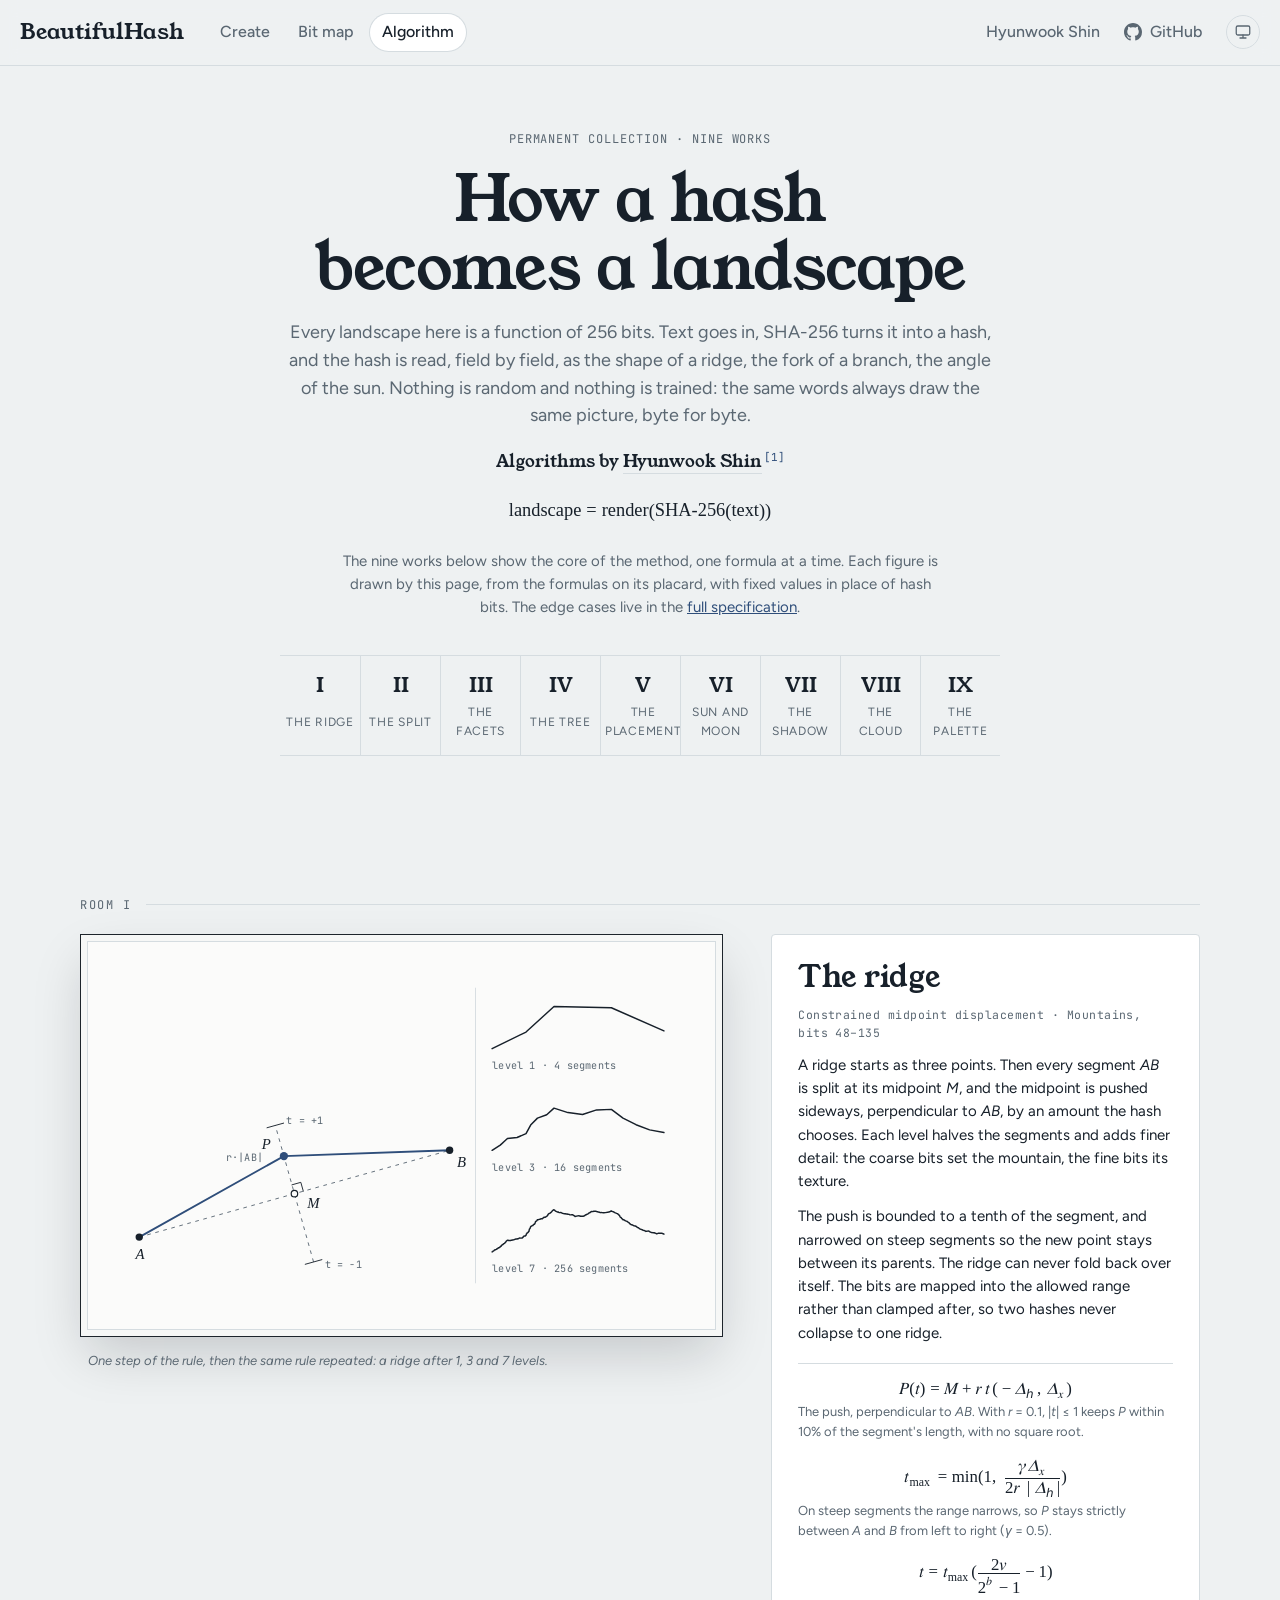
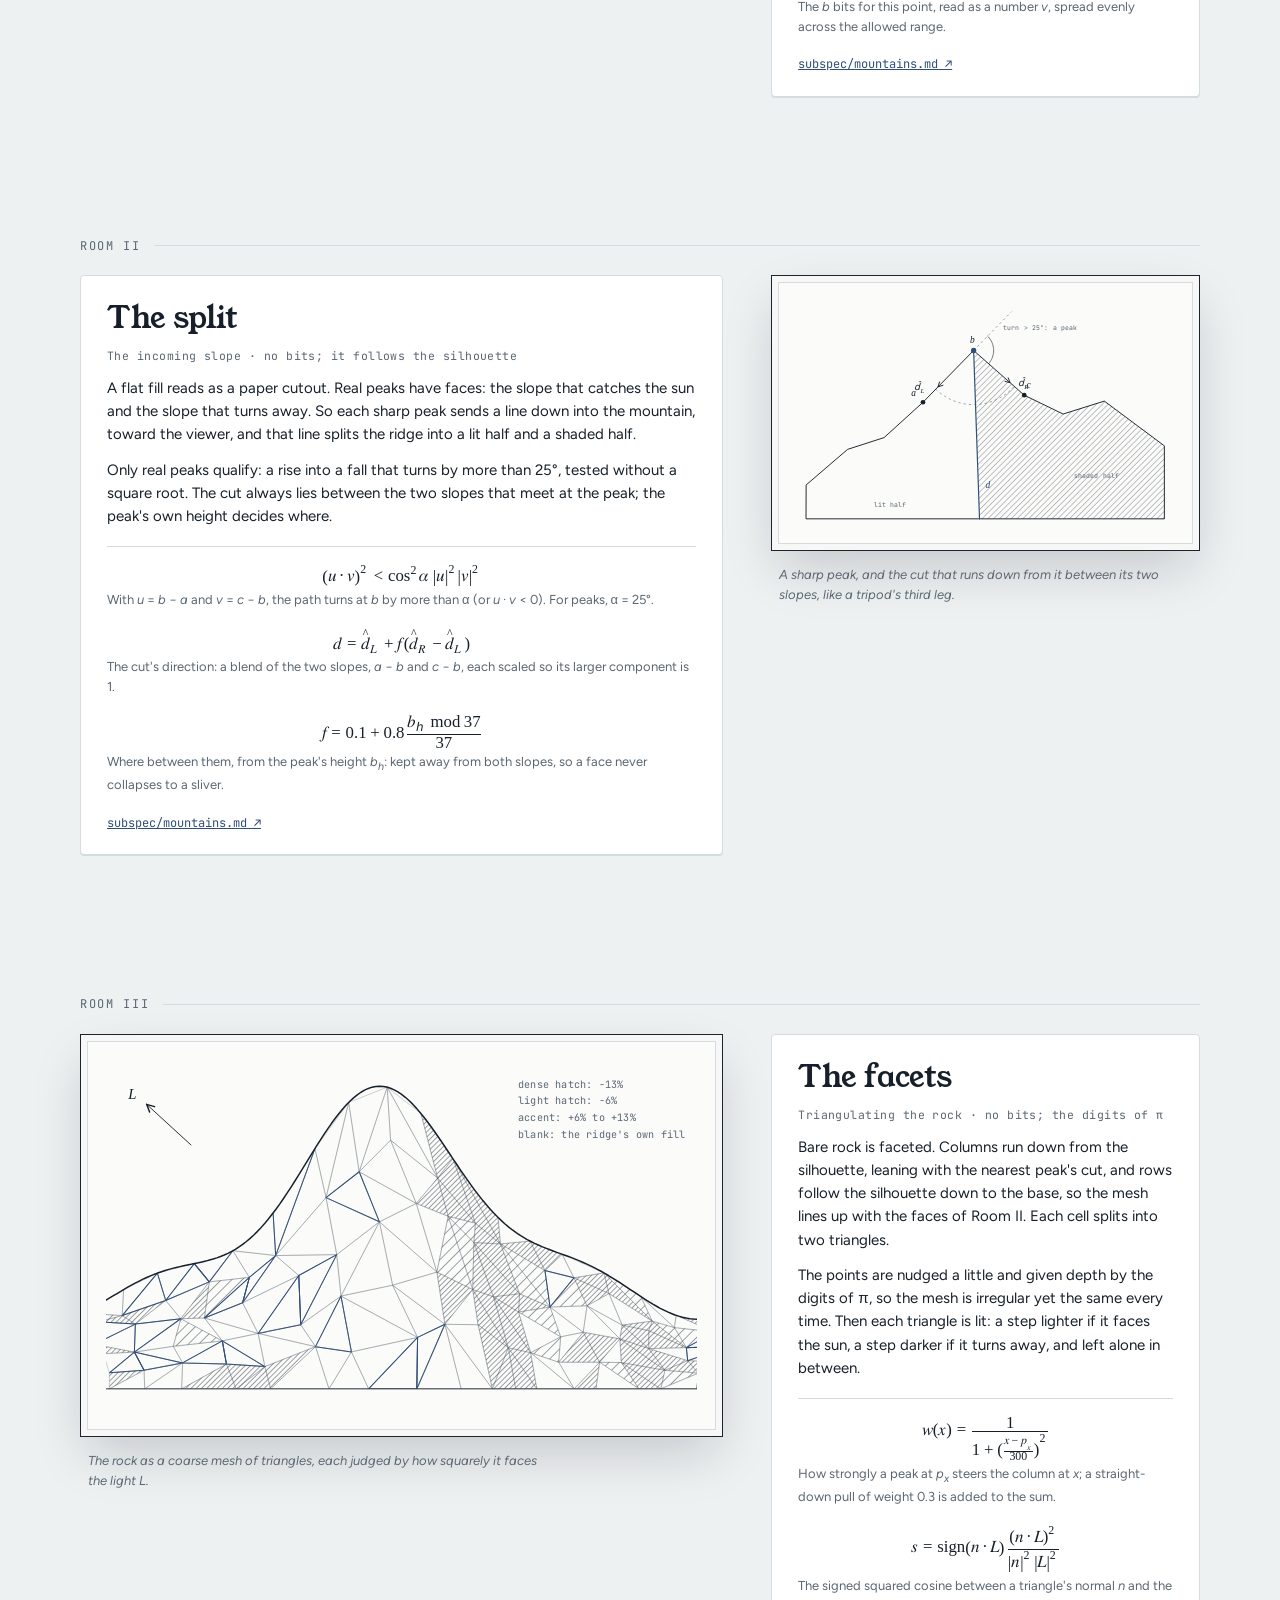
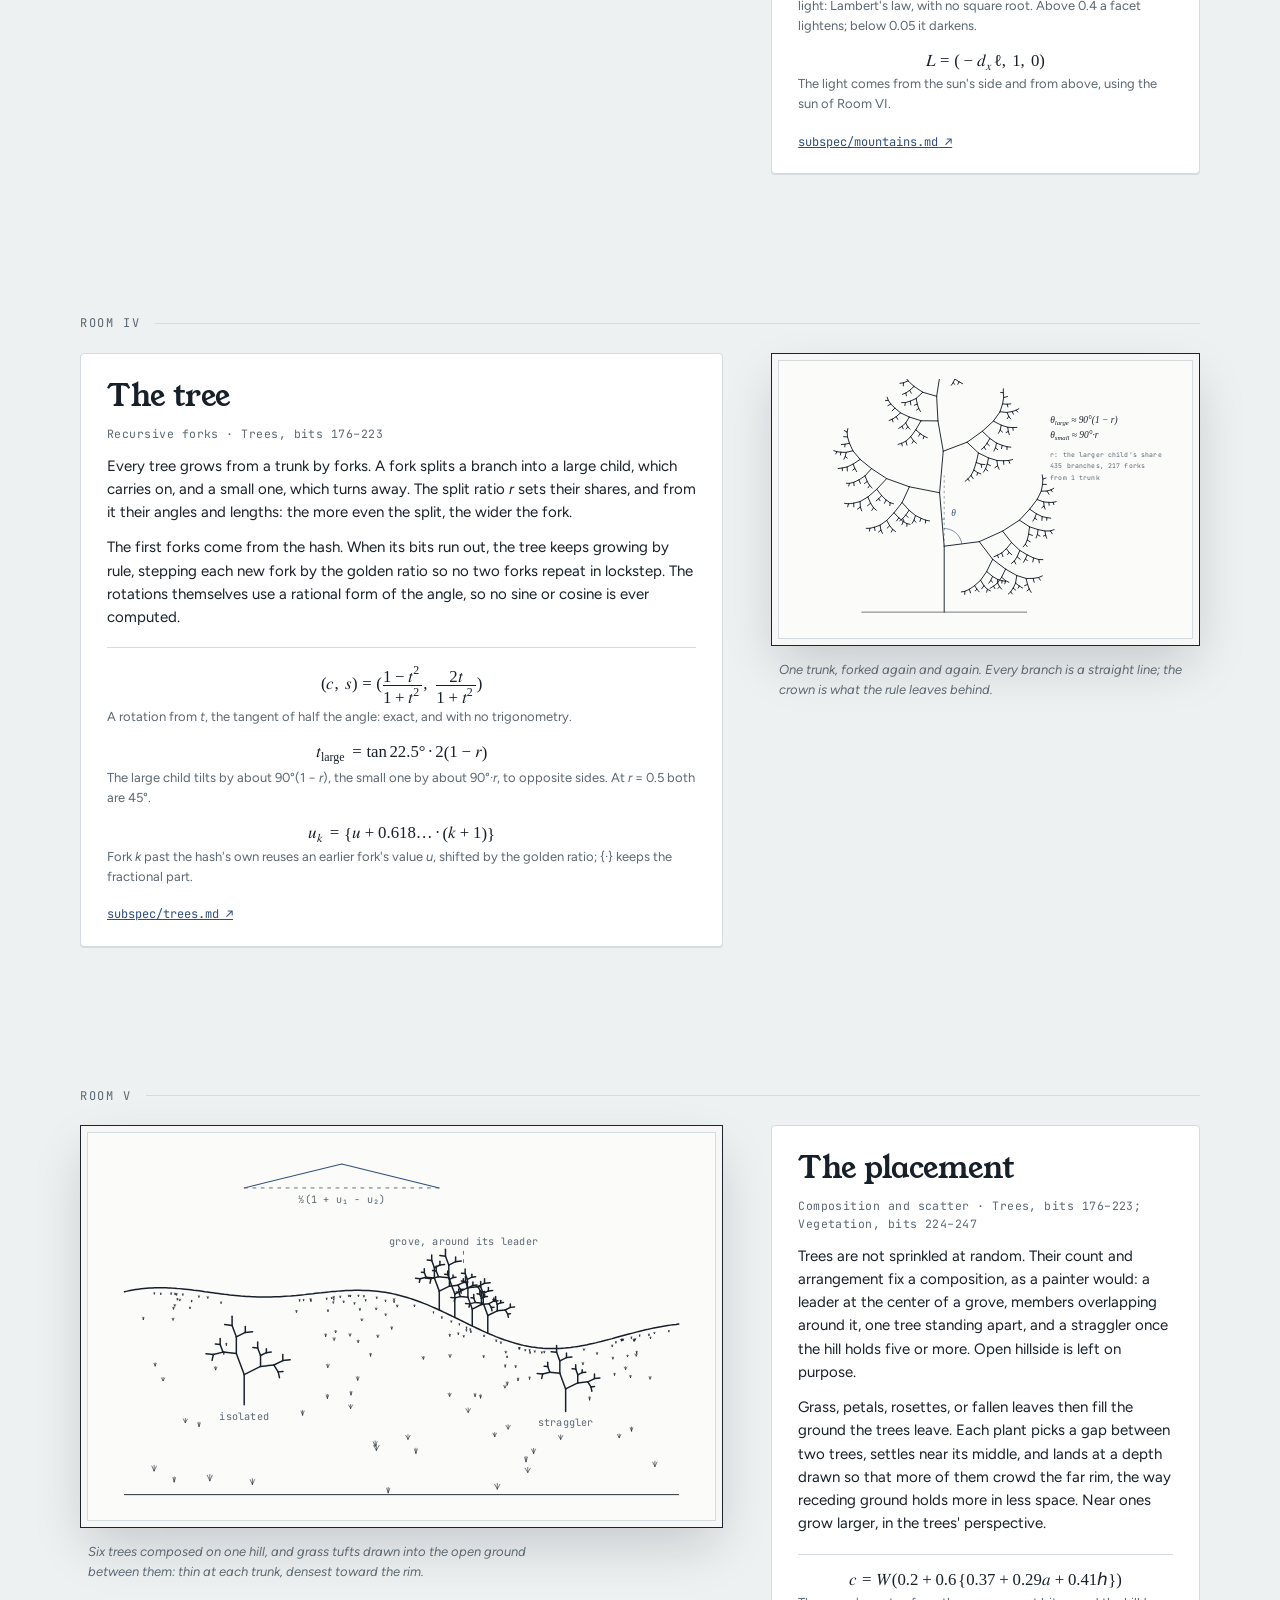
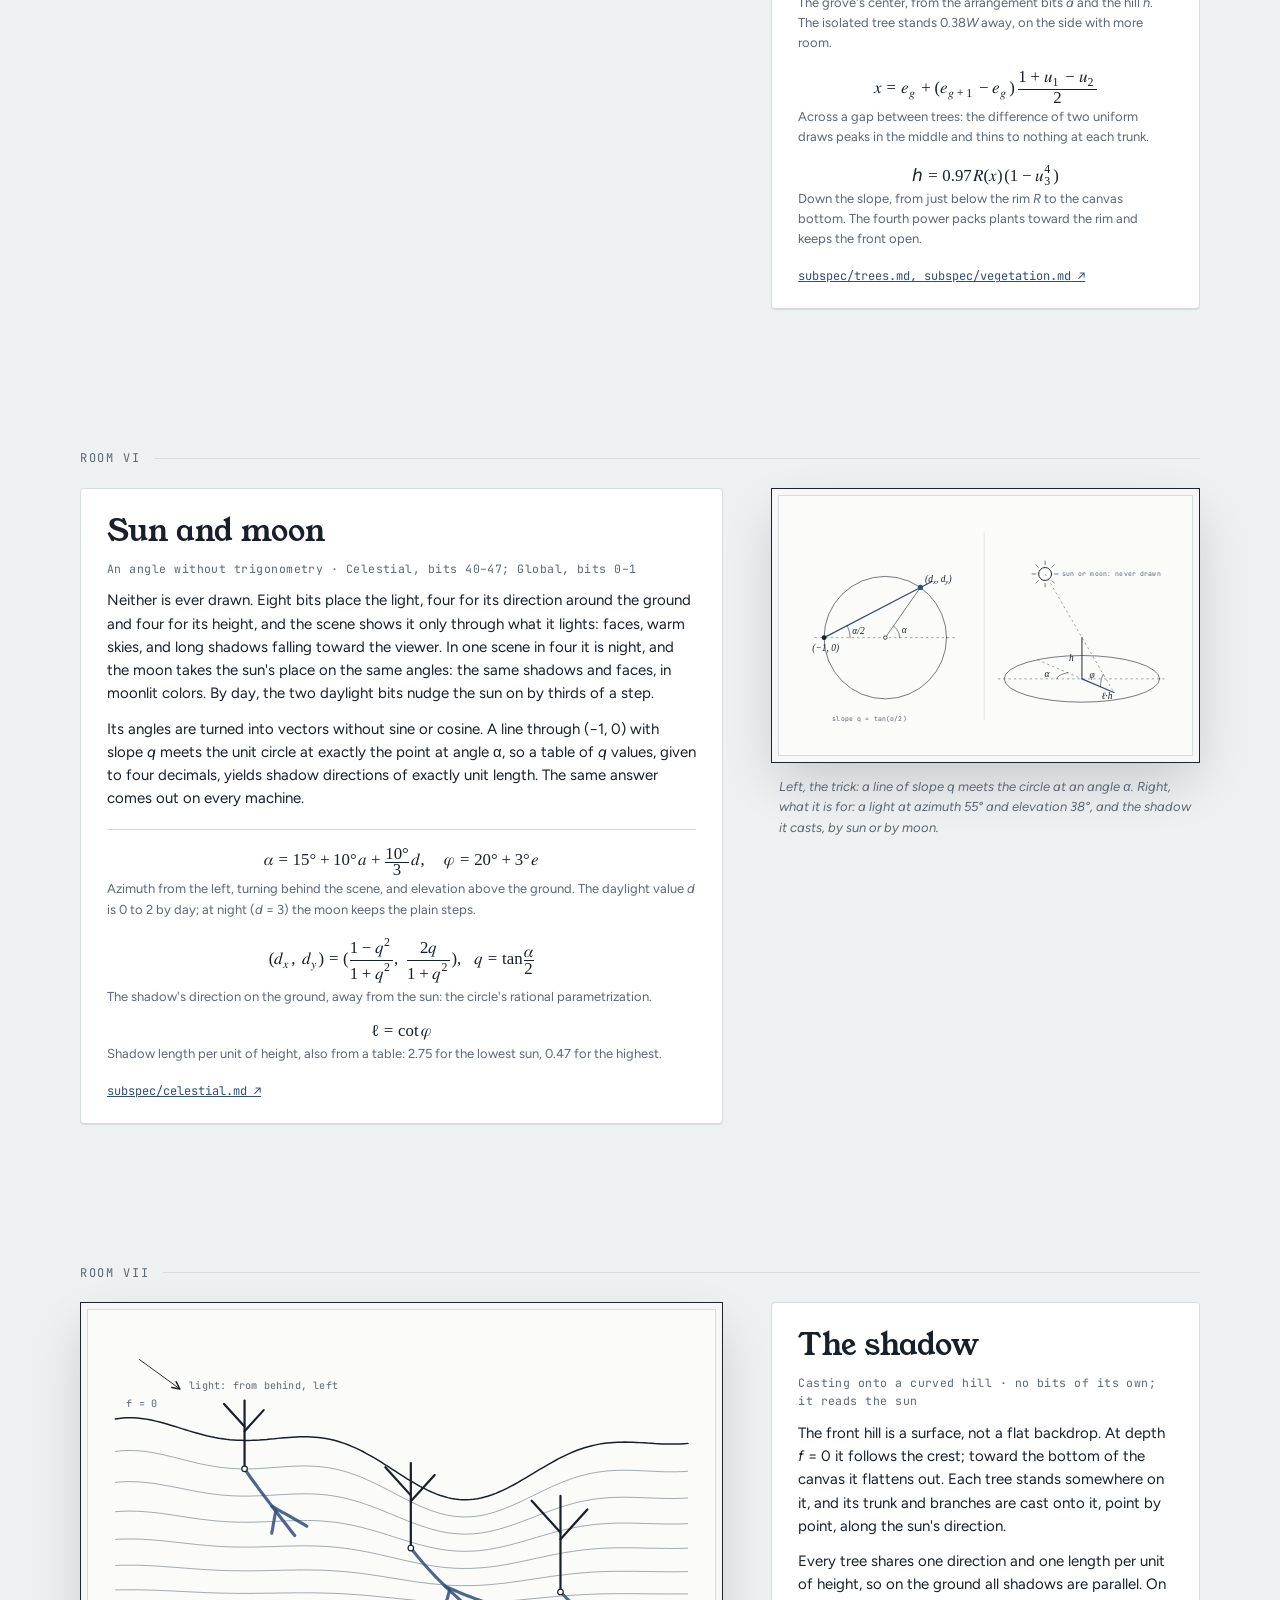
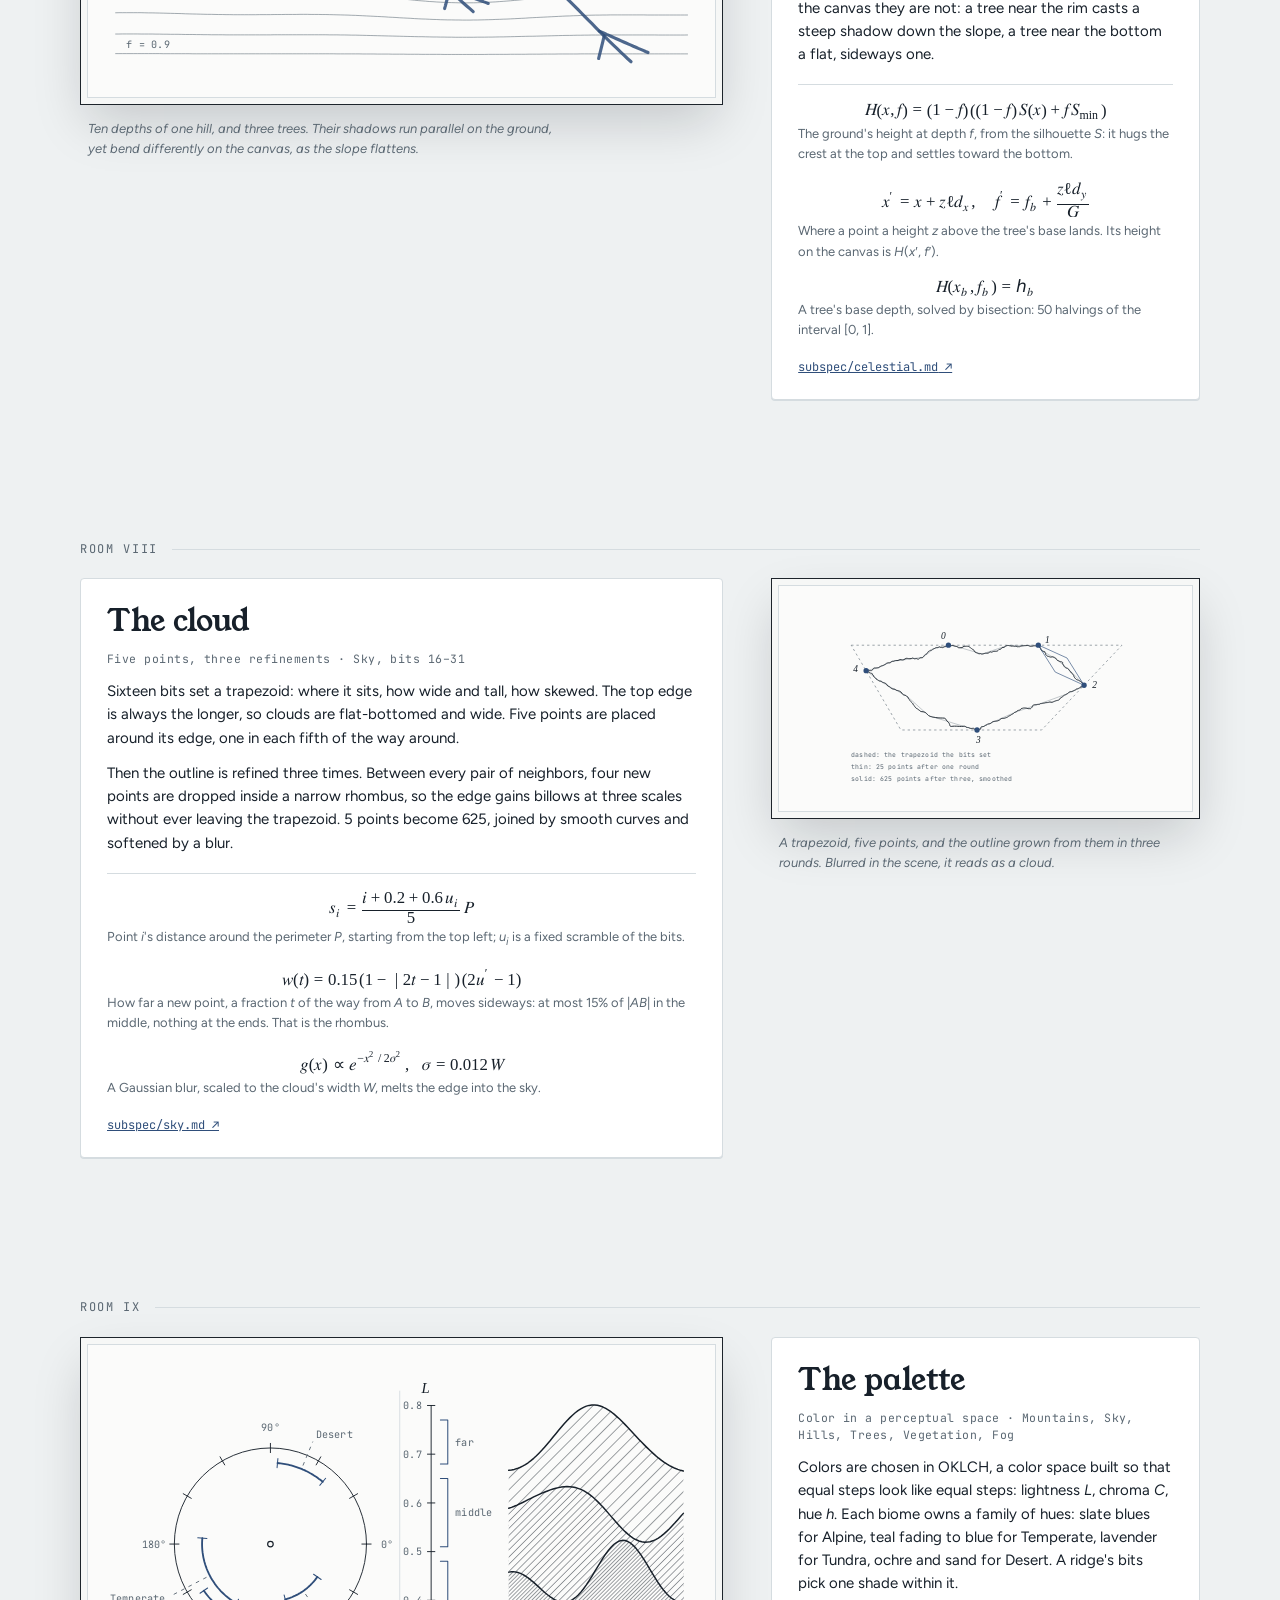
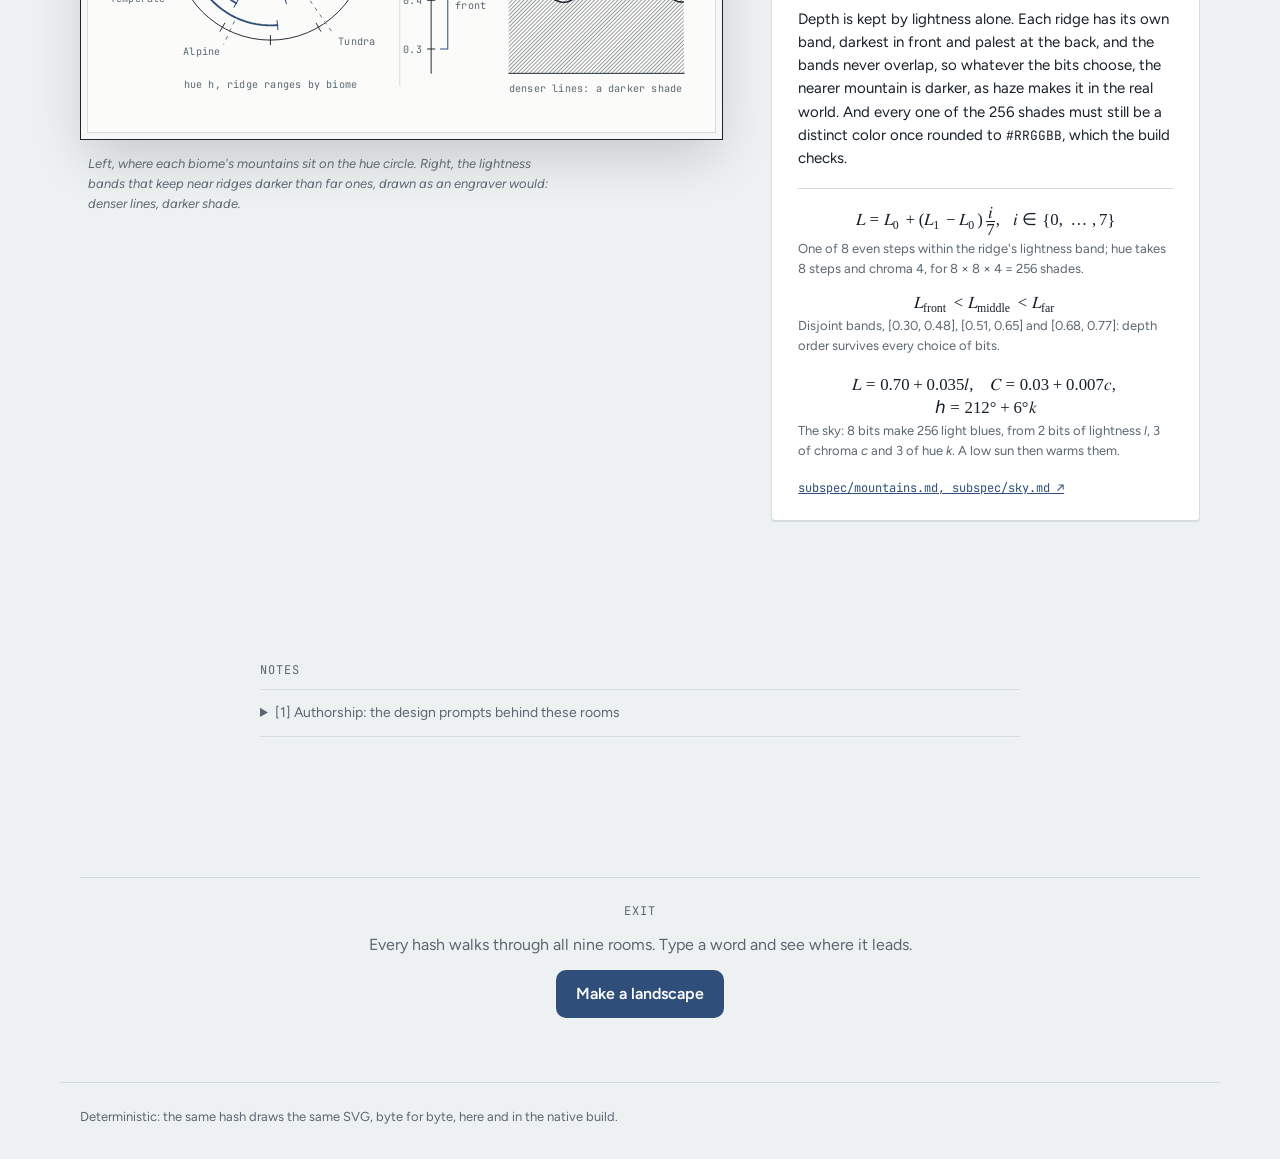
<file: site/algorithm.html>
<!doctype html>
<html lang="en">
<head>
<!-- Google tag (gtag.js) -->
<script async src="https://www.googletagmanager.com/gtag/js?id=G-1FQ62HMFZR"></script>
<script>
  window.dataLayer = window.dataLayer || [];
  function gtag(){dataLayer.push(arguments);}
  // Consent mode: no ads, so ad storage is always denied. Analytics storage is
  // denied by default in the EU, UK, and Switzerland (Google gets cookieless
  // pings there) and granted elsewhere.
  gtag('consent', 'default', { ad_storage: 'denied', ad_user_data: 'denied', ad_personalization: 'denied', analytics_storage: 'granted' });
  gtag('consent', 'default', { analytics_storage: 'denied', region: ['AT', 'BE', 'BG', 'HR', 'CY', 'CZ', 'DK', 'EE', 'FI', 'FR', 'DE', 'GR', 'HU', 'IS', 'IE', 'IT', 'LV', 'LI', 'LT', 'LU', 'MT', 'NL', 'NO', 'PL', 'PT', 'RO', 'SK', 'SI', 'ES', 'SE', 'GB', 'CH'] });
  gtag('js', new Date());

  gtag('config', 'G-1FQ62HMFZR');
</script>
<meta charset="utf-8">
<script>
  // The visitor's theme choice, applied before the page paints; none means the system's.
  try {
    var theme = localStorage.getItem("beautifulhash.theme");
    if (theme === "light" || theme === "dark") document.documentElement.dataset.theme = theme;
  } catch (e) {}
</script>
<meta name="viewport" content="width=device-width, initial-scale=1, viewport-fit=cover">
<title>The algorithm · BeautifulHash</title>
<meta name="description" content="The math behind BeautifulHash: midpoint displacement for ridges, split faces and triangulated facets, fractal trees and their placement, a sun and moon without trigonometry, shadows on curved ground, clouds, and color in OKLCH.">
<link rel="canonical" href="https://beautifulhash.com/algorithm">
<meta property="og:title" content="How a hash becomes a landscape · BeautifulHash">
<meta property="og:description" content="The math behind BeautifulHash: midpoint displacement for ridges, split faces and triangulated facets, fractal trees and their placement, a sun and moon without trigonometry, shadows on curved ground, clouds, and color in OKLCH.">
<meta property="og:url" content="https://beautifulhash.com/algorithm">
<meta property="og:type" content="article">
<link rel="icon" href="favicon.ico" sizes="any">
<link rel="icon" href="favicon.svg" type="image/svg+xml">
<link rel="apple-touch-icon" href="apple-touch-icon.png">
<link rel="preconnect" href="https://fonts.googleapis.com">
<link rel="preconnect" href="https://fonts.gstatic.com" crossorigin>
<link rel="stylesheet" href="https://fonts.googleapis.com/css2?family=Young+Serif&family=Figtree:wght@400;500;600&family=JetBrains+Mono:wght@400;500&display=swap">
<link rel="stylesheet" href="style.css">
</head>
<body>
<header class="bar">
  <a class="wordmark" href="/">BeautifulHash</a>
  <nav class="tabs" aria-label="Pages">
    <a href="/">Create</a>
    <a href="/bitmap">Bit map</a>
    <a href="/algorithm" aria-current="page">Algorithm</a>
  </nav>
  <a class="site" href="https://hyunwookshin.com" target="_blank" rel="noopener">Hyunwook Shin</a>
  <a class="gh" href="https://github.com/hyunwookshin/beautifulhash" target="_blank" rel="noopener">
    <svg viewBox="0 0 16 16" width="18" height="18" aria-hidden="true"><path fill="currentColor" d="M8 0C3.58 0 0 3.58 0 8c0 3.54 2.29 6.53 5.47 7.59.4.07.55-.17.55-.38 0-.19-.01-.82-.01-1.49-2.01.37-2.53-.49-2.69-.94-.09-.23-.48-.94-.82-1.13-.28-.15-.68-.52-.01-.53.63-.01 1.08.58 1.23.82.72 1.21 1.87.87 2.33.66.07-.52.28-.87.51-1.07-1.78-.2-3.64-.89-3.64-3.95 0-.87.31-1.59.82-2.15-.08-.2-.36-1.02.08-2.12 0 0 .67-.21 2.2.82.64-.18 1.32-.27 2-.27.68 0 1.36.09 2 .27 1.53-1.04 2.2-.82 2.2-.82.44 1.1.16 1.92.08 2.12.51.56.82 1.27.82 2.15 0 3.07-1.87 3.75-3.65 3.95.29.25.54.73.54 1.48 0 1.07-.01 1.93-.01 2.2 0 .21.15.46.55.38A8.013 8.013 0 0016 8c0-4.42-3.58-8-8-8z"/></svg>
    <span>GitHub</span>
  </a>
  <button type="button" id="theme" class="theme-btn" aria-label="Theme: system" title="Theme: system"></button>
</header>

<main>
<article class="museum">
  <header class="foyer">
    <div class="eyebrow">Permanent collection · Nine works</div>
    <h1>How a hash becomes a landscape</h1>
    <p class="lede">Every landscape here is a function of 256 bits. Text goes in, SHA-256 turns it into a hash, and the hash is read, field by field, as the shape of a ridge, the fork of a branch, the angle of the sun. Nothing is random and nothing is trained: the same words always draw the same picture, byte for byte.</p>
    <p class="byline">Algorithms by <a href="https://hyunwookshin.com" target="_blank" rel="noopener">Hyunwook Shin</a><sup class="fn"><a href="#cite-1" aria-label="Note 1: authorship and the design prompts">[1]</a></sup></p>
    <math display="block" class="epigraph"><mtext>landscape</mtext><mo>=</mo><mi>render</mi><mo>(</mo><mi>SHA-256</mi><mo>(</mo><mtext>text</mtext><mo>)</mo><mo>)</mo></math>
    <p class="foyer-note">The nine works below show the core of the method, one formula at a time. Each figure is drawn by this page, from the formulas on its placard, with fixed values in place of hash bits. The edge cases live in the <a href="https://github.com/hyunwookshin/beautifulhash/tree/main/subspec" target="_blank" rel="noopener">full specification</a>.</p>
    <nav class="floorplan" aria-label="Rooms">
      <a href="#ridge"><b>I</b><span>The ridge</span></a>
      <a href="#split"><b>II</b><span>The split</span></a>
      <a href="#facets"><b>III</b><span>The facets</span></a>
      <a href="#tree"><b>IV</b><span>The tree</span></a>
      <a href="#place"><b>V</b><span>The placement</span></a>
      <a href="#sun"><b>VI</b><span>Sun and moon</span></a>
      <a href="#shadow"><b>VII</b><span>The shadow</span></a>
      <a href="#cloud"><b>VIII</b><span>The cloud</span></a>
      <a href="#palette"><b>IX</b><span>The palette</span></a>
    </nav>
  </header>

  <section class="room" id="ridge" aria-labelledby="ridge-h">
    <div class="room-no">Room I</div>
    <figure class="exhibit">
      <svg id="fig-ridge" class="fig" viewBox="0 0 640 380" role="img" aria-label="A segment AB with its midpoint M pushed perpendicular to P, and one ridge after 1, 3 and 7 levels of the same rule"></svg>
      <figcaption>One step of the rule, then the same rule repeated: a ridge after 1, 3 and 7 levels.</figcaption>
    </figure>
    <div class="placard">
      <h2 id="ridge-h">The ridge</h2>
      <p class="medium">Constrained midpoint displacement · Mountains, bits 48–135</p>
      <p>A ridge starts as three points. Then every segment <i>AB</i> is split at its midpoint <i>M</i>, and the midpoint is pushed sideways, perpendicular to <i>AB</i>, by an amount the hash chooses. Each level halves the segments and adds finer detail: the coarse bits set the mountain, the fine bits its texture.</p>
      <p>The push is bounded to a tenth of the segment, and narrowed on steep segments so the new point stays between its parents. The ridge can never fold back over itself. The bits are mapped into the allowed range rather than clamped after, so two hashes never collapse to one ridge.</p>
      <dl class="formulas">
        <dt><math display="block"><mi>P</mi><mo>(</mo><mi>t</mi><mo>)</mo><mo>=</mo><mi>M</mi><mo>+</mo><mi>r</mi><mspace width="0.15em"/><mi>t</mi><mspace width="0.15em"/><mo>(</mo><mo>−</mo><msub><mi>Δ</mi><mi>h</mi></msub><mo>,</mo><mspace width="0.2em"/><msub><mi>Δ</mi><mi>x</mi></msub><mo>)</mo></math></dt>
        <dd>The push, perpendicular to <i>AB</i>. With <i>r</i> = 0.1, |<i>t</i>| ≤ 1 keeps <i>P</i> within 10% of the segment's length, with no square root.</dd>
        <dt><math display="block"><msub><mi>t</mi><mi>max</mi></msub><mo>=</mo><mi>min</mi><mo>(</mo><mn>1</mn><mo>,</mo><mspace width="0.3em"/><mfrac><mrow><mi>γ</mi><mspace width="0.1em"/><msub><mi>Δ</mi><mi>x</mi></msub></mrow><mrow><mn>2</mn><mi>r</mi><mspace width="0.1em"/><mo>|</mo><msub><mi>Δ</mi><mi>h</mi></msub><mo>|</mo></mrow></mfrac><mo>)</mo></math></dt>
        <dd>On steep segments the range narrows, so <i>P</i> stays strictly between <i>A</i> and <i>B</i> from left to right (<i>γ</i> = 0.5).</dd>
        <dt><math display="block"><mi>t</mi><mo>=</mo><msub><mi>t</mi><mi>max</mi></msub><mrow><mo>(</mo><mfrac><mrow><mn>2</mn><mi>v</mi></mrow><mrow><msup><mn>2</mn><mi>b</mi></msup><mo>−</mo><mn>1</mn></mrow></mfrac><mo>−</mo><mn>1</mn><mo>)</mo></mrow></math></dt>
        <dd>The <i>b</i> bits for this point, read as a number <i>v</i>, spread evenly across the allowed range.</dd>
      </dl>
      <a class="spec" href="https://github.com/hyunwookshin/beautifulhash/blob/main/subspec/mountains.md" target="_blank" rel="noopener">subspec/mountains.md</a>
    </div>
  </section>

  <section class="room" id="split" aria-labelledby="split-h">
    <div class="room-no">Room II</div>
    <figure class="exhibit">
      <svg id="fig-split" class="fig" viewBox="0 0 640 380" role="img" aria-label="A ridge with a sharp peak b; a line d runs down from the peak between its two slopes, splitting the ridge into a lit half and a shaded half"></svg>
      <figcaption>A sharp peak, and the cut that runs down from it between its two slopes, like a tripod's third leg.</figcaption>
    </figure>
    <div class="placard">
      <h2 id="split-h">The split</h2>
      <p class="medium">The incoming slope · no bits; it follows the silhouette</p>
      <p>A flat fill reads as a paper cutout. Real peaks have faces: the slope that catches the sun and the slope that turns away. So each sharp peak sends a line down into the mountain, toward the viewer, and that line splits the ridge into a lit half and a shaded half.</p>
      <p>Only real peaks qualify: a rise into a fall that turns by more than 25°, tested without a square root. The cut always lies between the two slopes that meet at the peak; the peak's own height decides where.</p>
      <dl class="formulas">
        <dt><math display="block"><msup><mrow><mo>(</mo><mi>u</mi><mo>·</mo><mi>v</mi><mo>)</mo></mrow><mn>2</mn></msup><mo>&lt;</mo><msup><mi>cos</mi><mn>2</mn></msup><mi>α</mi><mspace width="0.2em"/><msup><mrow><mo>|</mo><mi>u</mi><mo>|</mo></mrow><mn>2</mn></msup><msup><mrow><mo>|</mo><mi>v</mi><mo>|</mo></mrow><mn>2</mn></msup></math></dt>
        <dd>With <i>u</i> = <i>b</i> − <i>a</i> and <i>v</i> = <i>c</i> − <i>b</i>, the path turns at <i>b</i> by more than α (or <i>u</i> · <i>v</i> &lt; 0). For peaks, α = 25°.</dd>
        <dt><math display="block"><mi>d</mi><mo>=</mo><msub><mover><mi>d</mi><mo>^</mo></mover><mi>L</mi></msub><mo>+</mo><mi>f</mi><mspace width="0.1em"/><mo>(</mo><msub><mover><mi>d</mi><mo>^</mo></mover><mi>R</mi></msub><mo>−</mo><msub><mover><mi>d</mi><mo>^</mo></mover><mi>L</mi></msub><mo>)</mo></math></dt>
        <dd>The cut's direction: a blend of the two slopes, <i>a</i> − <i>b</i> and <i>c</i> − <i>b</i>, each scaled so its larger component is 1.</dd>
        <dt><math display="block"><mi>f</mi><mo>=</mo><mn>0.1</mn><mo>+</mo><mn>0.8</mn><mspace width="0.1em"/><mfrac><mrow><msub><mi>b</mi><mi>h</mi></msub><mspace width="0.2em"/><mi>mod</mi><mspace width="0.2em"/><mn>37</mn></mrow><mn>37</mn></mfrac></math></dt>
        <dd>Where between them, from the peak's height <i>b<sub>h</sub></i>: kept away from both slopes, so a face never collapses to a sliver.</dd>
      </dl>
      <a class="spec" href="https://github.com/hyunwookshin/beautifulhash/blob/main/subspec/mountains.md" target="_blank" rel="noopener">subspec/mountains.md</a>
    </div>
  </section>

  <section class="room" id="facets" aria-labelledby="facets-h">
    <div class="room-no">Room III</div>
    <figure class="exhibit">
      <svg id="fig-facets" class="fig" viewBox="0 0 640 380" role="img" aria-label="A mountain divided into a mesh of triangles, the ones facing away from the light hatched, the ones facing it outlined"></svg>
      <figcaption>The rock as a coarse mesh of triangles, each judged by how squarely it faces the light <i>L</i>.</figcaption>
    </figure>
    <div class="placard">
      <h2 id="facets-h">The facets</h2>
      <p class="medium">Triangulating the rock · no bits; the digits of π</p>
      <p>Bare rock is faceted. Columns run down from the silhouette, leaning with the nearest peak's cut, and rows follow the silhouette down to the base, so the mesh lines up with the faces of Room II. Each cell splits into two triangles.</p>
      <p>The points are nudged a little and given depth by the digits of π, so the mesh is irregular yet the same every time. Then each triangle is lit: a step lighter if it faces the sun, a step darker if it turns away, and left alone in between.</p>
      <dl class="formulas">
        <dt><math display="block"><mi>w</mi><mo>(</mo><mi>x</mi><mo>)</mo><mo>=</mo><mfrac><mn>1</mn><mrow><mn>1</mn><mo>+</mo><msup><mrow><mo>(</mo><mfrac><mrow><mi>x</mi><mo>−</mo><msub><mi>p</mi><mi>x</mi></msub></mrow><mn>300</mn></mfrac><mo>)</mo></mrow><mn>2</mn></msup></mrow></mfrac></math></dt>
        <dd>How strongly a peak at <i>p<sub>x</sub></i> steers the column at <i>x</i>; a straight-down pull of weight 0.3 is added to the sum.</dd>
        <dt><math display="block"><mi>s</mi><mo>=</mo><mi>sign</mi><mo>(</mo><mi>n</mi><mo>·</mo><mi>L</mi><mo>)</mo><mspace width="0.15em"/><mfrac><msup><mrow><mo>(</mo><mi>n</mi><mo>·</mo><mi>L</mi><mo>)</mo></mrow><mn>2</mn></msup><mrow><msup><mrow><mo>|</mo><mi>n</mi><mo>|</mo></mrow><mn>2</mn></msup><mspace width="0.1em"/><msup><mrow><mo>|</mo><mi>L</mi><mo>|</mo></mrow><mn>2</mn></msup></mrow></mfrac></math></dt>
        <dd>The signed squared cosine between a triangle's normal <i>n</i> and the light: Lambert's law, with no square root. Above 0.4 a facet lightens; below 0.05 it darkens.</dd>
        <dt><math display="block"><mi>L</mi><mo>=</mo><mo>(</mo><mo>−</mo><msub><mi>d</mi><mi>x</mi></msub><mi>ℓ</mi><mo>,</mo><mspace width="0.2em"/><mn>1</mn><mo>,</mo><mspace width="0.2em"/><mn>0</mn><mo>)</mo></math></dt>
        <dd>The light comes from the sun's side and from above, using the sun of Room VI.</dd>
      </dl>
      <a class="spec" href="https://github.com/hyunwookshin/beautifulhash/blob/main/subspec/mountains.md" target="_blank" rel="noopener">subspec/mountains.md</a>
    </div>
  </section>

  <section class="room" id="tree" aria-labelledby="tree-h">
    <div class="room-no">Room IV</div>
    <figure class="exhibit">
      <svg id="fig-tree" class="fig" viewBox="0 0 640 410" role="img" aria-label="A tree grown from one trunk by recursive forks, with the angles of its first fork marked"></svg>
      <figcaption>One trunk, forked again and again. Every branch is a straight line; the crown is what the rule leaves behind.</figcaption>
    </figure>
    <div class="placard">
      <h2 id="tree-h">The tree</h2>
      <p class="medium">Recursive forks · Trees, bits 176–223</p>
      <p>Every tree grows from a trunk by forks. A fork splits a branch into a large child, which carries on, and a small one, which turns away. The split ratio <i>r</i> sets their shares, and from it their angles and lengths: the more even the split, the wider the fork.</p>
      <p>The first forks come from the hash. When its bits run out, the tree keeps growing by rule, stepping each new fork by the golden ratio so no two forks repeat in lockstep. The rotations themselves use a rational form of the angle, so no sine or cosine is ever computed.</p>
      <dl class="formulas">
        <dt><math display="block"><mo>(</mo><mi>c</mi><mo>,</mo><mspace width="0.2em"/><mi>s</mi><mo>)</mo><mo>=</mo><mrow><mo>(</mo><mfrac><mrow><mn>1</mn><mo>−</mo><msup><mi>t</mi><mn>2</mn></msup></mrow><mrow><mn>1</mn><mo>+</mo><msup><mi>t</mi><mn>2</mn></msup></mrow></mfrac><mo>,</mo><mspace width="0.3em"/><mfrac><mrow><mn>2</mn><mi>t</mi></mrow><mrow><mn>1</mn><mo>+</mo><msup><mi>t</mi><mn>2</mn></msup></mrow></mfrac><mo>)</mo></mrow></math></dt>
        <dd>A rotation from <i>t</i>, the tangent of half the angle: exact, and with no trigonometry.</dd>
        <dt><math display="block"><msub><mi>t</mi><mi>large</mi></msub><mo>=</mo><mi>tan</mi><mspace width="0.15em"/><mn>22.5°</mn><mo>·</mo><mn>2</mn><mo>(</mo><mn>1</mn><mo>−</mo><mi>r</mi><mo>)</mo></math></dt>
        <dd>The large child tilts by about 90°(1 − <i>r</i>), the small one by about 90°·<i>r</i>, to opposite sides. At <i>r</i> = 0.5 both are 45°.</dd>
        <dt><math display="block"><msub><mi>u</mi><mi>k</mi></msub><mo>=</mo><mo>{</mo><mi>u</mi><mo>+</mo><mn>0.618…</mn><mo>·</mo><mo>(</mo><mi>k</mi><mo>+</mo><mn>1</mn><mo>)</mo><mo>}</mo></math></dt>
        <dd>Fork <i>k</i> past the hash's own reuses an earlier fork's value <i>u</i>, shifted by the golden ratio; {·} keeps the fractional part.</dd>
      </dl>
      <a class="spec" href="https://github.com/hyunwookshin/beautifulhash/blob/main/subspec/trees.md" target="_blank" rel="noopener">subspec/trees.md</a>
    </div>
  </section>

  <section class="room" id="place" aria-labelledby="place-h">
    <div class="room-no">Room V</div>
    <figure class="exhibit">
      <svg id="fig-place" class="fig" viewBox="0 0 640 380" role="img" aria-label="A hill with a grove of trees, a straggler and an isolated tree, and grass tufts filling the open ground between them, densest near the rim"></svg>
      <figcaption>Six trees composed on one hill, and grass tufts drawn into the open ground between them: thin at each trunk, densest toward the rim.</figcaption>
    </figure>
    <div class="placard">
      <h2 id="place-h">The placement</h2>
      <p class="medium">Composition and scatter · Trees, bits 176–223; Vegetation, bits 224–247</p>
      <p>Trees are not sprinkled at random. Their count and arrangement fix a composition, as a painter would: a leader at the center of a grove, members overlapping around it, one tree standing apart, and a straggler once the hill holds five or more. Open hillside is left on purpose.</p>
      <p>Grass, petals, rosettes, or fallen leaves then fill the ground the trees leave. Each plant picks a gap between two trees, settles near its middle, and lands at a depth drawn so that more of them crowd the far rim, the way receding ground holds more in less space. Near ones grow larger, in the trees' perspective.</p>
      <dl class="formulas">
        <dt><math display="block"><mi>c</mi><mo>=</mo><mi>W</mi><mspace width="0.1em"/><mo>(</mo><mn>0.2</mn><mo>+</mo><mn>0.6</mn><mspace width="0.1em"/><mo>{</mo><mn>0.37</mn><mo>+</mo><mn>0.29</mn><mi>a</mi><mo>+</mo><mn>0.41</mn><mi>h</mi><mo>}</mo><mo>)</mo></math></dt>
        <dd>The grove's center, from the arrangement bits <i>a</i> and the hill <i>h</i>. The isolated tree stands 0.38<i>W</i> away, on the side with more room.</dd>
        <dt><math display="block"><mi>x</mi><mo>=</mo><msub><mi>e</mi><mi>g</mi></msub><mo>+</mo><mo>(</mo><msub><mi>e</mi><mrow><mi>g</mi><mo>+</mo><mn>1</mn></mrow></msub><mo>−</mo><msub><mi>e</mi><mi>g</mi></msub><mo>)</mo><mspace width="0.15em"/><mfrac><mrow><mn>1</mn><mo>+</mo><msub><mi>u</mi><mn>1</mn></msub><mo>−</mo><msub><mi>u</mi><mn>2</mn></msub></mrow><mn>2</mn></mfrac></math></dt>
        <dd>Across a gap between trees: the difference of two uniform draws peaks in the middle and thins to nothing at each trunk.</dd>
        <dt><math display="block"><mi>h</mi><mo>=</mo><mn>0.97</mn><mspace width="0.1em"/><mi>R</mi><mo>(</mo><mi>x</mi><mo>)</mo><mspace width="0.1em"/><mo>(</mo><mn>1</mn><mo>−</mo><msubsup><mi>u</mi><mn>3</mn><mn>4</mn></msubsup><mo>)</mo></math></dt>
        <dd>Down the slope, from just below the rim <i>R</i> to the canvas bottom. The fourth power packs plants toward the rim and keeps the front open.</dd>
      </dl>
      <a class="spec" href="https://github.com/hyunwookshin/beautifulhash/blob/main/subspec/vegetation.md" target="_blank" rel="noopener">subspec/trees.md, subspec/vegetation.md</a>
    </div>
  </section>

  <section class="room" id="sun" aria-labelledby="sun-h">
    <div class="room-no">Room VI</div>
    <figure class="exhibit">
      <svg id="fig-sun" class="fig" viewBox="0 0 640 380" role="img" aria-label="Left: a line from (−1, 0) with slope q meets the unit circle at the shadow direction. Right: a stick on the ground, its shadow, and the sun's azimuth and elevation"></svg>
      <figcaption>Left, the trick: a line of slope <i>q</i> meets the circle at an angle α. Right, what it is for: a light at azimuth 55° and elevation 38°, and the shadow it casts, by sun or by moon.</figcaption>
    </figure>
    <div class="placard">
      <h2 id="sun-h">Sun and moon</h2>
      <p class="medium">An angle without trigonometry · Celestial, bits 40–47; Global, bits 0–1</p>
      <p>Neither is ever drawn. Eight bits place the light, four for its direction around the ground and four for its height, and the scene shows it only through what it lights: faces, warm skies, and long shadows falling toward the viewer. In one scene in four it is night, and the moon takes the sun's place on the same angles: the same shadows and faces, in moonlit colors. By day, the two daylight bits nudge the sun on by thirds of a step.</p>
      <p>Its angles are turned into vectors without sine or cosine. A line through (−1, 0) with slope <i>q</i> meets the unit circle at exactly the point at angle α, so a table of <i>q</i> values, given to four decimals, yields shadow directions of exactly unit length. The same answer comes out on every machine.</p>
      <dl class="formulas">
        <dt><math display="block"><mi>α</mi><mo>=</mo><mn>15°</mn><mo>+</mo><mn>10°</mn><mspace width="0.1em"/><mi>a</mi><mo>+</mo><mfrac><mn>10°</mn><mn>3</mn></mfrac><mspace width="0.1em"/><mi>d</mi><mo>,</mo><mspace width="1em"/><mi>φ</mi><mo>=</mo><mn>20°</mn><mo>+</mo><mn>3°</mn><mspace width="0.1em"/><mi>e</mi></math></dt>
        <dd>Azimuth from the left, turning behind the scene, and elevation above the ground. The daylight value <i>d</i> is 0 to 2 by day; at night (<i>d</i> = 3) the moon keeps the plain steps.</dd>
        <dt><math display="block"><mo>(</mo><msub><mi>d</mi><mi>x</mi></msub><mo>,</mo><mspace width="0.2em"/><msub><mi>d</mi><mi>y</mi></msub><mo>)</mo><mo>=</mo><mrow><mo>(</mo><mfrac><mrow><mn>1</mn><mo>−</mo><msup><mi>q</mi><mn>2</mn></msup></mrow><mrow><mn>1</mn><mo>+</mo><msup><mi>q</mi><mn>2</mn></msup></mrow></mfrac><mo>,</mo><mspace width="0.3em"/><mfrac><mrow><mn>2</mn><mi>q</mi></mrow><mrow><mn>1</mn><mo>+</mo><msup><mi>q</mi><mn>2</mn></msup></mrow></mfrac><mo>)</mo></mrow><mo>,</mo><mspace width="0.6em"/><mi>q</mi><mo>=</mo><mi>tan</mi><mfrac><mi>α</mi><mn>2</mn></mfrac></math></dt>
        <dd>The shadow's direction on the ground, away from the sun: the circle's rational parametrization.</dd>
        <dt><math display="block"><mi>ℓ</mi><mo>=</mo><mi>cot</mi><mspace width="0.15em"/><mi>φ</mi></math></dt>
        <dd>Shadow length per unit of height, also from a table: 2.75 for the lowest sun, 0.47 for the highest.</dd>
      </dl>
      <a class="spec" href="https://github.com/hyunwookshin/beautifulhash/blob/main/subspec/celestial.md" target="_blank" rel="noopener">subspec/celestial.md</a>
    </div>
  </section>

  <section class="room" id="shadow" aria-labelledby="shadow-h">
    <div class="room-no">Room VII</div>
    <figure class="exhibit">
      <svg id="fig-shadow" class="fig" viewBox="0 0 640 380" role="img" aria-label="A hill drawn as contour lines, with three trees whose shadows bend along the ground"></svg>
      <figcaption>Ten depths of one hill, and three trees. Their shadows run parallel on the ground, yet bend differently on the canvas, as the slope flattens.</figcaption>
    </figure>
    <div class="placard">
      <h2 id="shadow-h">The shadow</h2>
      <p class="medium">Casting onto a curved hill · no bits of its own; it reads the sun</p>
      <p>The front hill is a surface, not a flat backdrop. At depth <i>f</i> = 0 it follows the crest; toward the bottom of the canvas it flattens out. Each tree stands somewhere on it, and its trunk and branches are cast onto it, point by point, along the sun's direction.</p>
      <p>Every tree shares one direction and one length per unit of height, so on the ground all shadows are parallel. On the canvas they are not: a tree near the rim casts a steep shadow down the slope, a tree near the bottom a flat, sideways one.</p>
      <dl class="formulas">
        <dt><math display="block"><mi>H</mi><mo>(</mo><mi>x</mi><mo>,</mo><mi>f</mi><mo>)</mo><mo>=</mo><mo>(</mo><mn>1</mn><mo>−</mo><mi>f</mi><mo>)</mo><mspace width="0.1em"/><mo>(</mo><mo>(</mo><mn>1</mn><mo>−</mo><mi>f</mi><mo>)</mo><mspace width="0.1em"/><mi>S</mi><mo>(</mo><mi>x</mi><mo>)</mo><mo>+</mo><mi>f</mi><mspace width="0.1em"/><msub><mi>S</mi><mi>min</mi></msub><mo>)</mo></math></dt>
        <dd>The ground's height at depth <i>f</i>, from the silhouette <i>S</i>: it hugs the crest at the top and settles toward the bottom.</dd>
        <dt><math display="block"><msup><mi>x</mi><mo>′</mo></msup><mo>=</mo><mi>x</mi><mo>+</mo><mi>z</mi><mi>ℓ</mi><msub><mi>d</mi><mi>x</mi></msub><mo>,</mo><mspace width="1em"/><msup><mi>f</mi><mo>′</mo></msup><mo>=</mo><msub><mi>f</mi><mi>b</mi></msub><mo>+</mo><mfrac><mrow><mi>z</mi><mi>ℓ</mi><msub><mi>d</mi><mi>y</mi></msub></mrow><mi>G</mi></mfrac></math></dt>
        <dd>Where a point a height <i>z</i> above the tree's base lands. Its height on the canvas is <i>H</i>(<i>x</i>′, <i>f</i>′).</dd>
        <dt><math display="block"><mi>H</mi><mo>(</mo><msub><mi>x</mi><mi>b</mi></msub><mo>,</mo><msub><mi>f</mi><mi>b</mi></msub><mo>)</mo><mo>=</mo><msub><mi>h</mi><mi>b</mi></msub></math></dt>
        <dd>A tree's base depth, solved by bisection: 50 halvings of the interval [0, 1].</dd>
      </dl>
      <a class="spec" href="https://github.com/hyunwookshin/beautifulhash/blob/main/subspec/celestial.md#shadows" target="_blank" rel="noopener">subspec/celestial.md</a>
    </div>
  </section>

  <section class="room" id="cloud" aria-labelledby="cloud-h">
    <div class="room-no">Room VIII</div>
    <figure class="exhibit">
      <svg id="fig-cloud" class="fig" viewBox="0 0 640 320" role="img" aria-label="A trapezoid with five points on its edge, a narrow rhombus between two of them, and the cloud outline refined from them"></svg>
      <figcaption>A trapezoid, five points, and the outline grown from them in three rounds. Blurred in the scene, it reads as a cloud.</figcaption>
    </figure>
    <div class="placard">
      <h2 id="cloud-h">The cloud</h2>
      <p class="medium">Five points, three refinements · Sky, bits 16–31</p>
      <p>Sixteen bits set a trapezoid: where it sits, how wide and tall, how skewed. The top edge is always the longer, so clouds are flat-bottomed and wide. Five points are placed around its edge, one in each fifth of the way around.</p>
      <p>Then the outline is refined three times. Between every pair of neighbors, four new points are dropped inside a narrow rhombus, so the edge gains billows at three scales without ever leaving the trapezoid. 5 points become 625, joined by smooth curves and softened by a blur.</p>
      <dl class="formulas">
        <dt><math display="block"><msub><mi>s</mi><mi>i</mi></msub><mo>=</mo><mfrac><mrow><mi>i</mi><mo>+</mo><mn>0.2</mn><mo>+</mo><mn>0.6</mn><mspace width="0.1em"/><msub><mi>u</mi><mi>i</mi></msub></mrow><mn>5</mn></mfrac><mspace width="0.2em"/><mi>P</mi></math></dt>
        <dd>Point <i>i</i>'s distance around the perimeter <i>P</i>, starting from the top left; <i>u<sub>i</sub></i> is a fixed scramble of the bits.</dd>
        <dt><math display="block"><mi>w</mi><mo>(</mo><mi>t</mi><mo>)</mo><mo>=</mo><mn>0.15</mn><mspace width="0.1em"/><mo>(</mo><mn>1</mn><mo>−</mo><mo>|</mo><mn>2</mn><mi>t</mi><mo>−</mo><mn>1</mn><mo>|</mo><mo>)</mo><mspace width="0.1em"/><mo>(</mo><mn>2</mn><msup><mi>u</mi><mo>′</mo></msup><mo>−</mo><mn>1</mn><mo>)</mo></math></dt>
        <dd>How far a new point, a fraction <i>t</i> of the way from <i>A</i> to <i>B</i>, moves sideways: at most 15% of |<i>AB</i>| in the middle, nothing at the ends. That is the rhombus.</dd>
        <dt><math display="block"><mi>g</mi><mo>(</mo><mi>x</mi><mo>)</mo><mo>∝</mo><msup><mi>e</mi><mrow><mo>−</mo><msup><mi>x</mi><mn>2</mn></msup><mo>/</mo><mn>2</mn><msup><mi>σ</mi><mn>2</mn></msup></mrow></msup><mo>,</mo><mspace width="0.6em"/><mi>σ</mi><mo>=</mo><mn>0.012</mn><mspace width="0.1em"/><mi>W</mi></math></dt>
        <dd>A Gaussian blur, scaled to the cloud's width <i>W</i>, melts the edge into the sky.</dd>
      </dl>
      <a class="spec" href="https://github.com/hyunwookshin/beautifulhash/blob/main/subspec/sky.md" target="_blank" rel="noopener">subspec/sky.md</a>
    </div>
  </section>

  <section class="room" id="palette" aria-labelledby="palette-h">
    <div class="room-no">Room IX</div>
    <figure class="exhibit">
      <svg id="fig-palette" class="fig" viewBox="0 0 640 380" role="img" aria-label="Left: a hue circle with the ridge hue ranges of the four biomes. Right: a lightness scale with three non-overlapping bands for the far, middle and front ridges"></svg>
      <figcaption>Left, where each biome's mountains sit on the hue circle. Right, the lightness bands that keep near ridges darker than far ones, drawn as an engraver would: denser lines, darker shade.</figcaption>
    </figure>
    <div class="placard">
      <h2 id="palette-h">The palette</h2>
      <p class="medium">Color in a perceptual space · Mountains, Sky, Hills, Trees, Vegetation, Fog</p>
      <p>Colors are chosen in OKLCH, a color space built so that equal steps look like equal steps: lightness <i>L</i>, chroma <i>C</i>, hue <i>h</i>. Each biome owns a family of hues: slate blues for Alpine, teal fading to blue for Temperate, lavender for Tundra, ochre and sand for Desert. A ridge's bits pick one shade within it.</p>
      <p>Depth is kept by lightness alone. Each ridge has its own band, darkest in front and palest at the back, and the bands never overlap, so whatever the bits choose, the nearer mountain is darker, as haze makes it in the real world. And every one of the 256 shades must still be a distinct color once rounded to <code>#RRGGBB</code>, which the build checks.</p>
      <dl class="formulas">
        <dt><math display="block"><mi>L</mi><mo>=</mo><msub><mi>L</mi><mn>0</mn></msub><mo>+</mo><mo>(</mo><msub><mi>L</mi><mn>1</mn></msub><mo>−</mo><msub><mi>L</mi><mn>0</mn></msub><mo>)</mo><mspace width="0.15em"/><mfrac><mi>i</mi><mn>7</mn></mfrac><mo>,</mo><mspace width="0.6em"/><mi>i</mi><mo>∈</mo><mo>{</mo><mn>0</mn><mo>,</mo><mo>…</mo><mo>,</mo><mn>7</mn><mo>}</mo></math></dt>
        <dd>One of 8 even steps within the ridge's lightness band; hue takes 8 steps and chroma 4, for 8 × 8 × 4 = 256 shades.</dd>
        <dt><math display="block"><msub><mi>L</mi><mi>front</mi></msub><mo>&lt;</mo><msub><mi>L</mi><mi>middle</mi></msub><mo>&lt;</mo><msub><mi>L</mi><mi>far</mi></msub></math></dt>
        <dd>Disjoint bands, [0.30, 0.48], [0.51, 0.65] and [0.68, 0.77]: depth order survives every choice of bits.</dd>
        <dt><math display="block"><mtable><mtr><mtd><mi>L</mi><mo>=</mo><mn>0.70</mn><mo>+</mo><mn>0.035</mn><mi>l</mi><mo>,</mo><mspace width="0.8em"/><mi>C</mi><mo>=</mo><mn>0.03</mn><mo>+</mo><mn>0.007</mn><mi>c</mi><mo>,</mo></mtd></mtr><mtr><mtd><mi>h</mi><mo>=</mo><mn>212°</mn><mo>+</mo><mn>6°</mn><mi>k</mi></mtd></mtr></mtable></math></dt>
        <dd>The sky: 8 bits make 256 light blues, from 2 bits of lightness <i>l</i>, 3 of chroma <i>c</i> and 3 of hue <i>k</i>. A low sun then warms them.</dd>
      </dl>
      <a class="spec" href="https://github.com/hyunwookshin/beautifulhash/blob/main/subspec/mountains.md" target="_blank" rel="noopener">subspec/mountains.md, subspec/sky.md</a>
    </div>
  </section>

  <section class="citations" aria-labelledby="cite-h">
    <h2 id="cite-h" class="eyebrow">Notes</h2>
    <details id="cite-1">
      <summary>[1] Authorship: the design prompts behind these rooms</summary>
      <div class="cite-body">
        <p>The algorithms in these rooms are by <a href="https://hyunwookshin.com" target="_blank" rel="noopener">Hyunwook Shin</a>, set down between October 18 and 21, 2026: what the bits must preserve, how a ridge subdivides, how a tree forks, where the light comes from, how a cloud is built, and every render judged and sent back until it looked right. The design prompts are quoted below, verbatim. The code, the wording of the <a href="https://github.com/hyunwookshin/beautifulhash/tree/main/subspec" target="_blank" rel="noopener">specifications</a>, and this page were written with Claude. The full history is public in the <a href="https://github.com/hyunwookshin/beautifulhash/commits/main" target="_blank" rel="noopener">commit log</a>.</p>
        <p>The author's prompts below are quoted verbatim, typos included, so the attribution can be checked. Long messages are excerpted; … marks a cut. They are a selection: the full exchange ran to about 250 messages.</p>
        <h3>The bits</h3>
        <blockquote>I'd introduce an explicit entropy-preservation objective:
256-bit entropy preservation: BeautifulHash V0 aims to preserve all 256 bits of the input hash in its canonical SVG representation. Every namespace must account for its complete allocated bit width, including when optional visual features are absent. A namespace may redistribute its bits among its own subnamespaces, but may not discard them. …<cite>Oct 18, 2026</cite></blockquote>
        <h3>Room I · The ridge</h3>
        <blockquote>… how I would tackle is have anchor points so we have that. 

Then between two anchor point create second layer subanchor points between two anchor points.. but the subanchor points cannot deviate from the vector connecting the two parent anchor points perpendicularly by 10%, and so on. repeat the process for those subanchor points, until full 88 bit is filled fractally …<cite>Oct 18, 2026</cite></blockquote>
        <blockquote>… Keep the 10% perpendicular displacement rule as the initial default, but separate fractal roughness from the overall vertical scale so different themes can produce different mountain profiles.

Before finalizing the algorithm, specify how we guarantee left-to-right monotonicity, how each displacement is preserved through SVG serialization, and how the complete 88-bit mapping remains injective even when the third ridge is absent.

Treat the 32/32/24 allocation as provisional until we've rendered sample landscapes. and it should be monotonic no pride rock from lion king<cite>Oct 18, 2026</cite></blockquote>
        <blockquote>… Rather than starting with two anchors alone, we'd derive a dominant summit position and elevation from the hash, then generate shoulders and secondary peaks around it. …<cite>Oct 18, 2026</cite></blockquote>
        <blockquote>ah got it we should make these horn like peaks for back moutains only, while front mountains have more points but not as crazy with peaks, otherwise it feels like we are in some volcanic place<cite>Oct 18, 2026</cite></blockquote>
        <h3>Room II · The split</h3>
        <blockquote>… There is what we call incoming slope, which is same as a regular slope, but the slope that comes towards you.. How that works is this, whenever there is a peak (clear direction changes from rising / to descending \ , no plateaus) by at least more than 30 degree turn, we draw a line which is some function of the point's height modulo some number last rising slope and last descending slope (this line cannot swing more to the left than the rising and more to the right than the descending) that line is the inward slope (imagine a tripod with one leg coming twards you). Okay? Now there is another straight line which is cutoff slope, which is a slope which is crossing horizontally but not part of the ridge. how do we know where is the cutoff slope, look for the valleys which is same as peaks but flipped. it is a function of the valley's point (modulo same number) and the descending \ and ascending slope / immediate to it. Choose one line and keep extending (say descending) that line and the ascending slope forms an angle 180 - the angle of the valey. That is the cutoff slope. There can be two cutoff slope depending on what you pick. but here is the thing the cutoff slope can only extend as long as it meets the incoming slope forming sort of triangular pattern. That patch is what we call reflective surface. If that reflective surface is greater than 1/3 of the height of the peak then it is unrealistic reflective surface (cause mountains rarely has that large flat surface), but if it is less than that it is a realistic reflective surface. …<cite>Oct 20, 2026</cite></blockquote>
        <blockquote>1. Yes now there will be two sides the one to the left of the peak, and one to the right of the peak, the one that tilts away of the sun gets a slight shade (matching the mountain color scheme). For sun that tilts lower, the shade will be stronger, for sun that tilts so low, the bright side gets orangish/pinkish treatment, to indicate sunset.<cite>Oct 20, 2026</cite></blockquote>
        <blockquote>now let's make it high poly.. we have the two slopes we calculated it, we do a mini postprocess The triangle point stays, but along the line, follow the ridge (some function of the ridge) to bend the "walk down" so it is not just straight down..<cite>Oct 20, 2026</cite></blockquote>
        <h3>Room III · The facets</h3>
        <blockquote>… I was thinking was triangulation. You draw 100x 100 micro dots plotted (imagine) in the front most mountain. The dot placement is a function of the ridge coordinate and pi, so it is not exactly a grid but  pretty much randomly plotted points. then we join the dits forming trangles. now the triangles angled towards the sun (likely very narrow like 10 degrees swung to the left by at least 60 degrees) get bright treatment (sun reflectivity) the triangle angled away from the sun get much darker treatment. Not as many triangles as trees, but enough to not be able to make out the shape without squinting at it. …<cite>Oct 21, 2026</cite></blockquote>
        <blockquote>Make the triangulation much larger, and vertical, and precisely following the slope of the ridge and the half-cutting incoming ridge. and as it approaches the mountain in front of it gradient it away so the details brush off, providing a bit more contrast between two mountain textures. Also use the ridge height zones 1~20, 20~40 , 40~60..  as a way to remove certain patches, so it is not just triangulation everywhere.<cite>Oct 21, 2026</cite></blockquote>
        <h3>Room IV · The tree</h3>
        <blockquote>… So you start from one base (whose girth is also determine by leading bits) then at height X. it branches (also bit-derived), how much of the base is split (7:3 6:4) is also bit derived, and the angle (so here is the important part, the angle is not bit derived, if the large portion of the tree is retained (such as 9:1 ratio) then the angle should be minimal (mostly straight up) and the smaller portion of the tree branch should be near perpendicular (imagine a twig offshoot from the side of the trunk) if it is 50:50 it should angle evenly forming a "Y". and keep going with the fractal until you run out of the bits. …<cite>Oct 19, 2026</cite></blockquote>
        <blockquote>… Make the branching recursive even after the bits run out.

We don't need a new hash bit for every branch. Once we've consumed the allocated bits, we can continue subdividing using a deterministic recurrence based on the tree's existing parameters.

That produces geometric detail without claiming additional entropy. …<cite>Oct 19, 2026</cite></blockquote>
        <blockquote>For deciduous trees (temperate) we mentioned how angle depends on the split size, well the winner branch (thicker) gets to angle even less so giving the main trunk more chance to "grow upward"<cite>Oct 19, 2026</cite></blockquote>
        <h3>Room V · The placement</h3>
        <blockquote>… I'd rather see a small grove of overlapping trees, an isolated medium tree, and some open hillside. Ten trees don't have to mean ten equally prominent objects. …<cite>Oct 19, 2026</cite></blockquote>
        <blockquote>Actually here is the interesting thing we can do (and yes feel free to add desert plant) the vegetation should be a lot smaller individually, and for every season besides fall, it should be negative (i.e. away from trees) flipped from fall where they are near the trees<cite>Oct 19, 2026</cite></blockquote>
        <blockquote>… For spring/summer, the density of the vegetation goes down as it gets more distant (towards the top crest edge of the hill) which is not realistic, there should be more densitiy as it nears the rim otherwise, it feels fake since near the rim I don't see as much..<cite>Oct 20, 2026</cite></blockquote>
        <h3>Room VI · Sun and moon</h3>
        <blockquote>… Remember the sun? I don't plan to ever show sun here, but we have an implicit angle of the sun..  it will cause a shadow on the trees on the hills. The shadow will match the darkeset color on the hill and the angle and length of the shadow depends on where the sun will be. It will be 3D with angle starting from the left x axis (when image is flat/square with you) and another angle for vertical starting from the direction vector from the first angle. …<cite>Oct 20, 2026</cite></blockquote>
        <blockquote>… I do want 3/4 of the time its a day, and only 1/4 is night, and that too with some blue glow like dusk. I wonder if we could change the role of the sun to that of the moon, if it is in the night mode, and the face, instead of getting that "orangey" shade for evening, gets "whitish" shade, for that moon reflection. …<cite>Oct 21, 2026</cite></blockquote>
        <blockquote>I think the sun angle already controls the subdivision of the day, so we already have that (the sun location and part of the day are coupled). For night, it doesn't but moon position still matters for the shadows and lighting<cite>Oct 21, 2026</cite></blockquote>
        <h3>Room VII · The shadow</h3>
        <blockquote>… The shadow follows the contour of the hill but gets flatter as it nears the bottom edge of the canvas exactly how we calculated the "stripes" for the front hills. The shadow itself doesn't need to be fancy but it should at least cast the branching to the ground (not the leaves) and slightly thicker than usual.btw this is only for the front hills<cite>Oct 20, 2026</cite></blockquote>
        <h3>Room VIII · The cloud</h3>
        <blockquote>For cloud I was thinking like this implement a trapezoid with two parallel lines running horizontally top part much longer than the far part (three points of trapezoid decided by the bits, fourth one decided by the bit but must be parallel so there is a constraint), but it is upto the algorithm, then make any five points along the trapezoid edges (so trapped inside it), pick a side (governed by some bit) and that side is sharp edge (where cloud moving towards) rest are hazy so forming a gradient which dissolves into the sky.. …<cite>Oct 20, 2026</cite></blockquote>
        <blockquote>… So I recommend between two points pick the four points again using the bits that fits inside a narrow rombus built between the two adjacent points, then the circular arc joins the points as a second order, and repeated by third order (i.e. do this two more times)<cite>Oct 20, 2026</cite></blockquote>
        <blockquote>… let's make the five points be the starting point for gradient. Also make the cloud a bit flat overall (not same size of course, but bound them to be flatter more) and make the edges around the cloud blend in more.. with slight darker shade of white (just tad shade) near the bottom of the cloud just to get the 3d effect …<cite>Oct 20, 2026</cite></blockquote>
        <h3>Room IX · The palette</h3>
        <blockquote>… I'd actually propose 8 bits (256 colors) per ridge. Color matters enough to reserve a meaningful budget, and the difference is only two bits per ridge.
Here's how I'd divide the 88-bit Mountains namespace:
Component    Bits
Header (third ridge present)    1
Ridge 1 geometry    24
Ridge 1 color    8
Ridge 2 geometry    24
Ridge 2 color    8
Ridge 3 / redistributed detail    23
Total    88
For Ridge 3, I'd similarly reserve 8 of its 23 bits for color, leaving 15 for geometry.
That means the optional ridge has less geometric detail, which is reasonable if it's farther away.
One distinction, though: 256 color codes don't automatically guarantee 256 distinct rendered colors. Our theme-aware palette mapping and lighting transformation must preserve those distinctions if we're pursuing SVG injectivity.
And I wouldn't divide the 8 bits equally into RGB channels. Instead, I'd use a theme-specific palette containing 256 coordinated colors, or a carefully designed mapping into a perceptual color space. …<cite>Oct 18, 2026</cite></blockquote>
        <blockquote>Shared color family. Let the theme determine a coherent palette, while each ridge's eight color bits select a distinct shade within that family. Preserve the 256 unique colors per ridge. …<cite>Oct 18, 2026</cite></blockquote>
        <blockquote>nice now the sky.. when the sun is lower we do want that pink, purple, orange gradient generally the warmer color near closest to the sun even if the sun is not visible, can you make in the gradient so the sky does look realistic<cite>Oct 20, 2026</cite></blockquote>
      </div>
    </details>
  </section>

  <footer class="exit">
    <p class="eyebrow">Exit</p>
    <p>Every hash walks through all nine rooms. Type a word and see where it leads.</p>
    <a class="primary exit-link" href="/">Make a landscape</a>
  </footer>
</article>
</main>

<footer class="foot">
  <span>Deterministic: the same hash draws the same SVG, byte for byte, here and in the native build.</span>
</footer>

<script src="common.js"></script>
<script src="algorithm.js"></script>
</body>
</html>
</file>
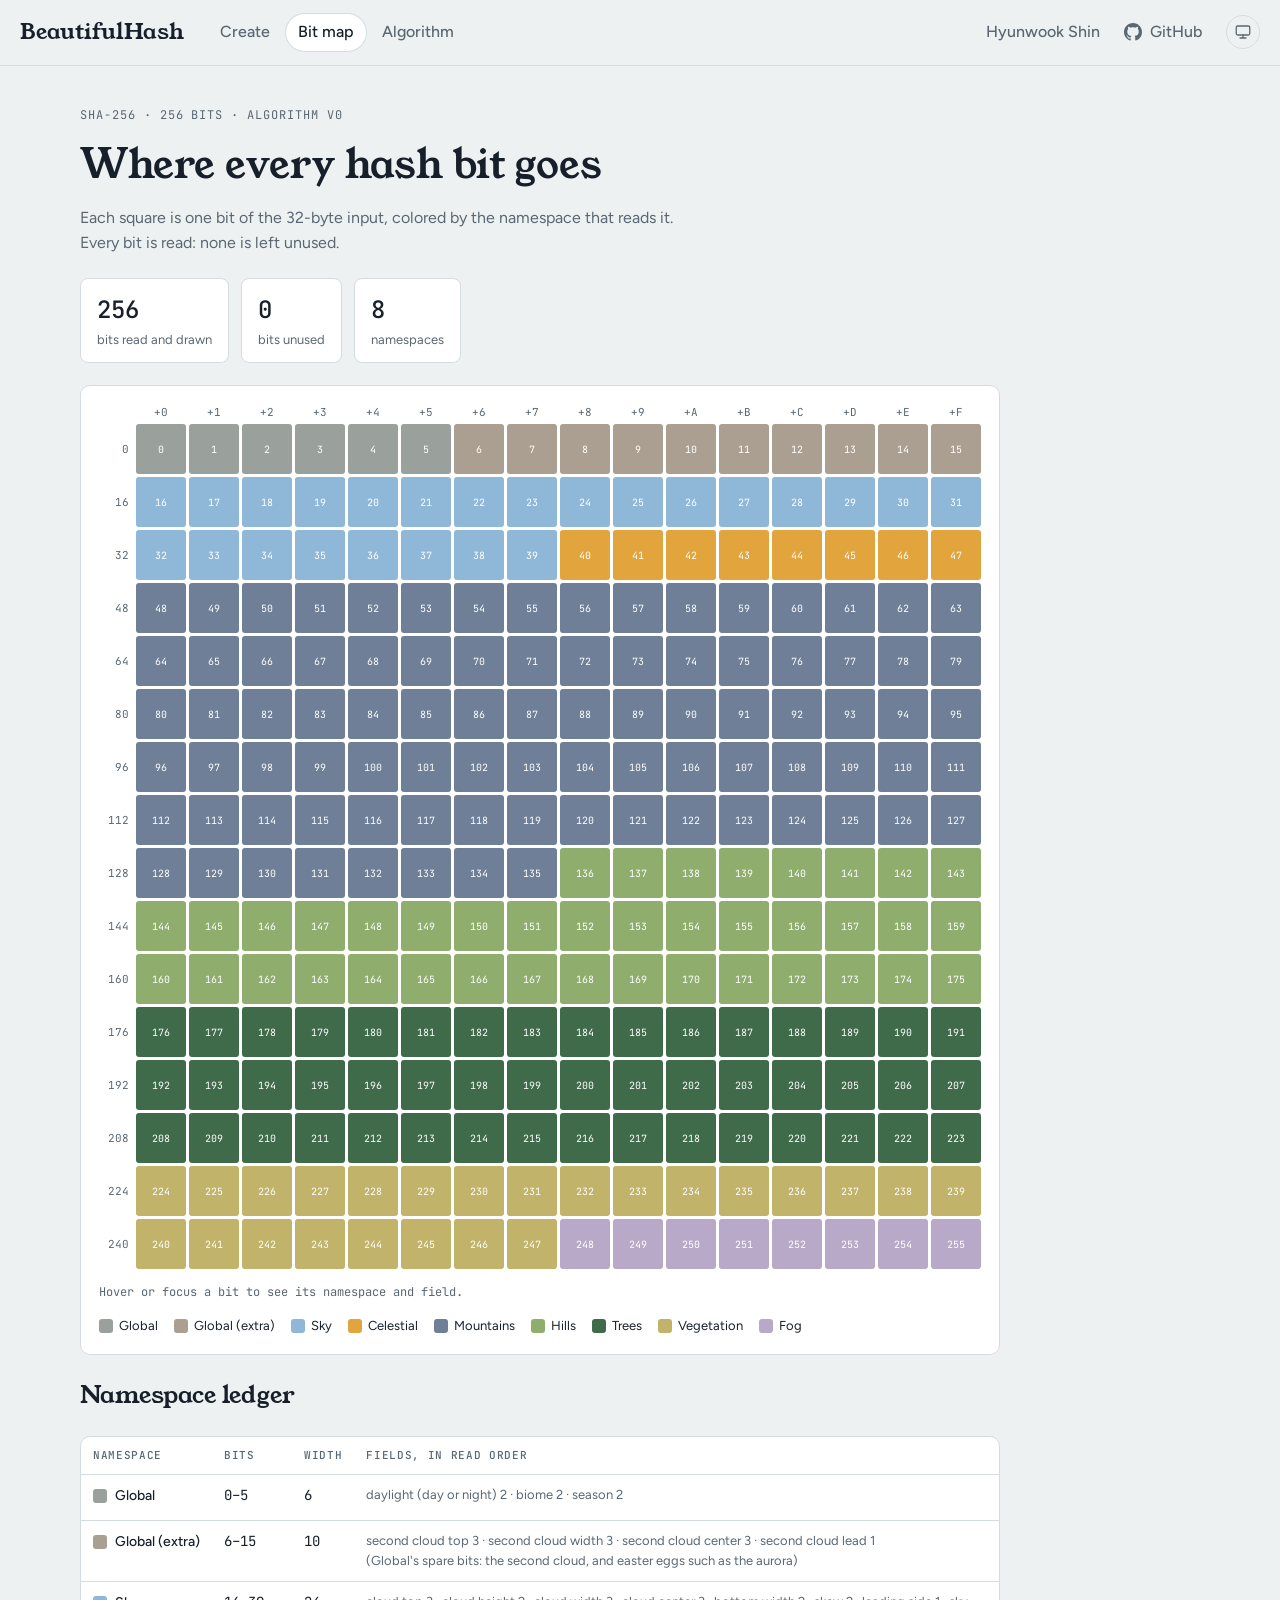
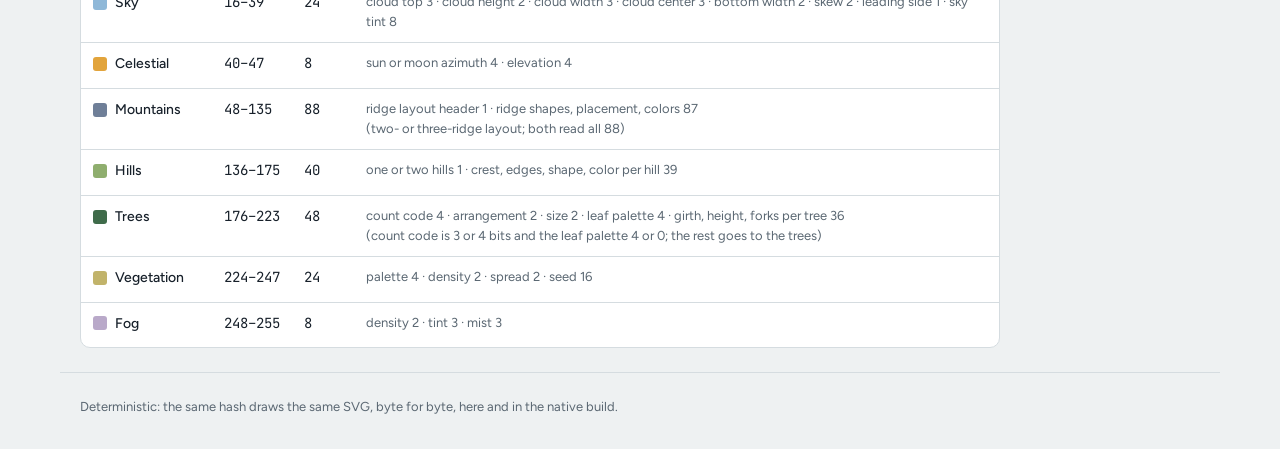
<file: site/bitmap.html>
<!doctype html>
<html lang="en">
<head>
<!-- Google tag (gtag.js) -->
<script async src="https://www.googletagmanager.com/gtag/js?id=G-1FQ62HMFZR"></script>
<script>
  window.dataLayer = window.dataLayer || [];
  function gtag(){dataLayer.push(arguments);}
  // Consent mode: no ads, so ad storage is always denied. Analytics storage is
  // denied by default in the EU, UK, and Switzerland (Google gets cookieless
  // pings there) and granted elsewhere.
  gtag('consent', 'default', { ad_storage: 'denied', ad_user_data: 'denied', ad_personalization: 'denied', analytics_storage: 'granted' });
  gtag('consent', 'default', { analytics_storage: 'denied', region: ['AT', 'BE', 'BG', 'HR', 'CY', 'CZ', 'DK', 'EE', 'FI', 'FR', 'DE', 'GR', 'HU', 'IS', 'IE', 'IT', 'LV', 'LI', 'LT', 'LU', 'MT', 'NL', 'NO', 'PL', 'PT', 'RO', 'SK', 'SI', 'ES', 'SE', 'GB', 'CH'] });
  gtag('js', new Date());

  gtag('config', 'G-1FQ62HMFZR');
</script>
<meta charset="utf-8">
<script>
  // The visitor's theme choice, applied before the page paints; none means the system's.
  try {
    var theme = localStorage.getItem("beautifulhash.theme");
    if (theme === "light" || theme === "dark") document.documentElement.dataset.theme = theme;
  } catch (e) {}
</script>
<meta name="viewport" content="width=device-width, initial-scale=1, viewport-fit=cover">
<title>Bit map · BeautifulHash</title>
<meta name="description" content="All 256 bits of a SHA-256 hash, mapped to the part of the landscape that reads them: sky, sun, mountains, hills, trees, vegetation, and fog.">
<link rel="canonical" href="https://beautifulhash.com/bitmap">
<meta property="og:title" content="Where every hash bit goes · BeautifulHash">
<meta property="og:description" content="All 256 bits of a SHA-256 hash, mapped to the part of the landscape that reads them: sky, sun, mountains, hills, trees, vegetation, and fog.">
<meta property="og:url" content="https://beautifulhash.com/bitmap">
<meta property="og:type" content="article">
<link rel="icon" href="favicon.ico" sizes="any">
<link rel="icon" href="favicon.svg" type="image/svg+xml">
<link rel="apple-touch-icon" href="apple-touch-icon.png">
<link rel="preconnect" href="https://fonts.googleapis.com">
<link rel="preconnect" href="https://fonts.gstatic.com" crossorigin>
<link rel="stylesheet" href="https://fonts.googleapis.com/css2?family=Young+Serif&family=Figtree:wght@400;500;600&family=JetBrains+Mono:wght@400;500&display=swap">
<link rel="stylesheet" href="style.css">
</head>
<body>
<header class="bar">
  <a class="wordmark" href="/">BeautifulHash</a>
  <nav class="tabs" aria-label="Pages">
    <a href="/">Create</a>
    <a href="/bitmap" aria-current="page">Bit map</a>
    <a href="/algorithm">Algorithm</a>
  </nav>
  <a class="site" href="https://hyunwookshin.com" target="_blank" rel="noopener">Hyunwook Shin</a>
  <a class="gh" href="https://github.com/hyunwookshin/beautifulhash" target="_blank" rel="noopener">
    <svg viewBox="0 0 16 16" width="18" height="18" aria-hidden="true"><path fill="currentColor" d="M8 0C3.58 0 0 3.58 0 8c0 3.54 2.29 6.53 5.47 7.59.4.07.55-.17.55-.38 0-.19-.01-.82-.01-1.49-2.01.37-2.53-.49-2.69-.94-.09-.23-.48-.94-.82-1.13-.28-.15-.68-.52-.01-.53.63-.01 1.08.58 1.23.82.72 1.21 1.87.87 2.33.66.07-.52.28-.87.51-1.07-1.78-.2-3.64-.89-3.64-3.95 0-.87.31-1.59.82-2.15-.08-.2-.36-1.02.08-2.12 0 0 .67-.21 2.2.82.64-.18 1.32-.27 2-.27.68 0 1.36.09 2 .27 1.53-1.04 2.2-.82 2.2-.82.44 1.1.16 1.92.08 2.12.51.56.82 1.27.82 2.15 0 3.07-1.87 3.75-3.65 3.95.29.25.54.73.54 1.48 0 1.07-.01 1.93-.01 2.2 0 .21.15.46.55.38A8.013 8.013 0 0016 8c0-4.42-3.58-8-8-8z"/></svg>
    <span>GitHub</span>
  </a>
  <button type="button" id="theme" class="theme-btn" aria-label="Theme: system" title="Theme: system"></button>
</header>

<main>
  <div class="bits-page">
    <header class="bits-head">
      <div class="eyebrow">SHA-256 · 256 bits · algorithm V0</div>
      <h1>Where every hash bit goes</h1>
      <p class="lede">Each square is one bit of the 32-byte input, colored by the namespace that reads it. Every bit is read: none is left unused.</p>
    </header>
    <div class="bit-stats">
      <div class="stat"><b>256</b><span>bits read and drawn</span></div>
      <div class="stat"><b>0</b><span>bits unused</span></div>
      <div class="stat"><b>8</b><span>namespaces</span></div>
    </div>
    <div class="card">
      <div class="grid-scroll"><div class="bits" id="bits"></div></div>
      <div class="hint" id="bit-hint">Hover or focus a bit to see its namespace and field.</div>
      <div class="legend" id="legend"></div>
    </div>
    <h2>Namespace ledger</h2>
    <div class="table-scroll">
      <table>
        <thead><tr><th>Namespace</th><th>Bits</th><th>Width</th><th>Fields, in read order</th></tr></thead>
        <tbody id="ledger"></tbody>
      </table>
    </div>
  </div>
</main>

<footer class="foot">
  <span>Deterministic: the same hash draws the same SVG, byte for byte, here and in the native build.</span>
</footer>

<script src="common.js"></script>
<script src="bitmap.js"></script>
</body>
</html>
</file>
<file: site/style.css>
/* Layout: a single column; the landscape is the hero, details beside it on wide
   screens, examples as a scroll-snap strip at the bottom. Cool paper and
   slate ink, a dusk-blue accent, amber only for the favorite star. */
:root {
  --bg: #eef1f2;
  --panel: #ffffff;
  --ink: #17202a;
  --muted: #5a6772;
  --line: #d5dce0;
  --accent: #2f4e7a;
  --accent-ink: #ffffff;
  --star: #d9971c;
  --scrim: rgba(12, 18, 24, 0.72);
  --display: "Young Serif", Georgia, "Times New Roman", serif;
  --body: "Figtree", "Helvetica Neue", Arial, sans-serif;
  --mono: "JetBrains Mono", ui-monospace, "SF Mono", Menlo, monospace;
  /* bit map namespace colors */
  --ns-global: #9aa19c; --ns-global-extra: #ab9f91; --ns-sky: #8fb8d8; --ns-celestial: #e2a43c; --ns-mountains: #6f7f98;
  --ns-hills: #8fae6e; --ns-trees: #3f6b4a; --ns-vegetation: #c1b36a; --ns-fog: #b9a9c9;
  --cell-ink: #ffffff;
  --glow: 0.6;
  color-scheme: light;
}
/* Dark: follows the system unless the visitor picked a theme (data-theme). */
@media (prefers-color-scheme: dark) {
  :root:not([data-theme="light"]) {
    --bg: #0f151c; --panel: #16202a; --ink: #e5ecf1; --muted: #8fa0ad; --line: #26323d;
    --accent: #8db4e8; --accent-ink: #0f151c; --star: #f0b545; --scrim: rgba(4, 7, 10, 0.8);
    --ns-global: #59615c; --ns-global-extra: #6f665b; --ns-sky: #5f8fb4; --ns-celestial: #c98a22; --ns-mountains: #5a6a86;
    --ns-hills: #6d8f4f; --ns-trees: #4f8a5e; --ns-vegetation: #a39553; --ns-fog: #8f7fa3;
    --cell-ink: #f4f7f5;
    --glow: 0.45;
    color-scheme: dark;
  }
}
:root[data-theme="dark"] {
  --bg: #0f151c; --panel: #16202a; --ink: #e5ecf1; --muted: #8fa0ad; --line: #26323d;
  --accent: #8db4e8; --accent-ink: #0f151c; --star: #f0b545; --scrim: rgba(4, 7, 10, 0.8);
  --ns-global: #59615c; --ns-global-extra: #6f665b; --ns-sky: #5f8fb4; --ns-celestial: #c98a22; --ns-mountains: #5a6a86;
  --ns-hills: #6d8f4f; --ns-trees: #4f8a5e; --ns-vegetation: #a39553; --ns-fog: #8f7fa3;
  --cell-ink: #f4f7f5;
  --glow: 0.45;
  color-scheme: dark;
}

* { box-sizing: border-box; }
html, body { margin: 0; }
body { background: var(--bg); color: var(--ink); font-family: var(--body); font-size: 16px; line-height: 1.55; }
[hidden] { display: none !important; }

/* a soft, blurred wash of the current landscape behind the page */
.glow { position: fixed; inset: 0; z-index: -1; overflow: hidden; opacity: var(--glow); pointer-events: none; }
.glow::before { content: ""; position: absolute; inset: -12%; background: var(--glow-img, none) center / cover no-repeat; filter: blur(56px) saturate(1.35); }
.visually-hidden { position: absolute; width: 1px; height: 1px; overflow: hidden; clip: rect(0 0 0 0); white-space: nowrap; }
button { font: inherit; color: inherit; cursor: pointer; }
:focus-visible { outline: 2px solid var(--accent); outline-offset: 2px; }
h1, h2, h3 { font-family: var(--display); font-weight: 400; margin: 0; text-wrap: balance; }
code { font-family: var(--mono); font-size: 0.86em; word-break: break-all; }

/* header */
.bar { position: sticky; top: 0; z-index: 5; display: flex; align-items: center; gap: 24px; padding: 14px max(20px, env(safe-area-inset-left)); padding-top: calc(14px + env(safe-area-inset-top)); background: color-mix(in srgb, var(--bg) 70%, transparent); backdrop-filter: blur(8px); border-bottom: 1px solid var(--line); }
.wordmark { font-family: var(--display); font-size: 22px; color: var(--ink); text-decoration: none; }
.tabs { display: flex; gap: 4px; }
.tabs a { padding: 6px 12px; border-radius: 999px; color: var(--muted); font-weight: 500; text-decoration: none; white-space: nowrap; }
.tabs a:hover { color: var(--ink); }
.tabs a[aria-current="page"] { background: var(--panel); color: var(--ink); box-shadow: 0 0 0 1px var(--line); }
.site { margin-left: auto; color: var(--muted); text-decoration: none; font-weight: 500; }
.site:hover { color: var(--ink); }
.gh { display: inline-flex; align-items: center; gap: 8px; color: var(--muted); text-decoration: none; font-weight: 500; }
.gh:hover { color: var(--ink); }

main { max-width: 1160px; margin: 0 auto; padding-inline: 20px; padding-block: 40px 24px; }

/* hero and search */
.hero { display: grid; grid-template-columns: minmax(0, 1fr); justify-items: center; gap: 14px; max-width: 760px; margin-inline: auto; text-align: center; }
.hero h1 { font-size: clamp(32px, 5vw, 52px); line-height: 1.08; letter-spacing: -0.01em; }
.lede { color: var(--muted); margin: 0; max-width: 62ch; }
.search { display: flex; gap: 8px; margin-top: 10px; width: 100%; max-width: 640px; }
.field { position: relative; flex: 1; display: flex; min-width: 0; }
.search input { flex: 1; min-width: 0; padding: 14px 44px 14px 16px; border-radius: 10px; border: 1px solid var(--line); background: var(--panel); color: var(--ink); font: 15px var(--mono); }
.clear { position: absolute; right: 8px; top: 50%; transform: translateY(-50%); width: 30px; height: 30px; border: 0; border-radius: 999px; background: none; color: var(--muted); font-size: 20px; line-height: 1; display: grid; place-items: center; }
.clear:hover { color: var(--ink); background: var(--line); }
.primary { background: var(--accent); color: var(--accent-ink); border: 0; padding: 12px 20px; border-radius: 10px; font-weight: 600; }
.primary:hover { filter: brightness(1.08); }
.try { display: flex; align-items: center; justify-content: center; gap: 10px; flex-wrap: wrap; }
.chips { display: flex; justify-content: center; gap: 8px; flex-wrap: wrap; }
.chip { display: inline-flex; flex-direction: column; align-items: flex-start; gap: 0; background: var(--panel); border: 1px solid var(--line); border-radius: 10px; padding: 6px 12px; text-align: left; }
.chip b { font-weight: 600; font-size: 14px; }
.chip code { color: var(--muted); font-size: 11px; }
.chip:hover { border-color: var(--accent); }

/* result */
.result { display: grid; grid-template-columns: minmax(0, 2fr) minmax(0, 1fr); margin-top: 36px; border: 1px solid var(--line); border-radius: 16px; background: var(--panel); box-shadow: 0 18px 50px rgba(0, 0, 0, 0.12); }
.frame { touch-action: pan-y; position: relative; margin: 0; overflow: hidden; border-radius: 15px 0 0 15px; background: var(--panel); aspect-ratio: 4 / 3; max-width: 100%; }
.frame img { display: block; width: 100%; height: 100%; object-fit: cover; }
/* the current image and its two neighbors, side by side (up and down in full screen) */
.track { position: absolute; inset: 0; will-change: transform; }
.frame .track img { position: absolute; inset: 0; }
.frame .peer.prev { left: -100%; right: 100%; }
.frame .peer.next { left: 100%; right: -100%; }
.viewer .peer.prev { top: -100%; bottom: 100%; }
.viewer .peer.next { top: 100%; bottom: -100%; }
.peer:not([src]) { visibility: hidden; }
.loading { position: absolute; inset: 0; display: grid; place-items: center; color: var(--muted); background: var(--panel); }
.details { display: flex; flex-direction: column; gap: 18px; min-width: 0; padding: 22px; background: var(--panel); border-left: 1px solid var(--line); border-radius: 0 15px 15px 0; }
.today-tag { margin: 0 0 -8px; font-size: 12px; font-weight: 600; letter-spacing: 0.08em; text-transform: uppercase; color: var(--accent); }
.ref { margin: 0; display: grid; gap: 12px; }
.ref dt { font-size: 12px; text-transform: uppercase; letter-spacing: 0.08em; color: var(--muted); }
.ref dd { margin: 2px 0 0; min-width: 0; overflow-wrap: anywhere; }
.actions { display: flex; flex-wrap: wrap; gap: 8px; }
.icon-btn { display: inline-flex; align-items: center; gap: 6px; background: var(--panel); border: 1px solid var(--line); border-radius: 8px; padding: 8px 12px; font-size: 14px; }
.icon-btn:hover { border-color: var(--accent); }
.icon-btn svg path { fill: none; stroke: currentColor; stroke-width: 1.6; stroke-linejoin: round; }
#star[aria-pressed="true"] { color: var(--star); border-color: var(--star); }
#star[aria-pressed="true"] svg path { fill: var(--star); stroke: var(--star); }
.status { margin: 0; min-height: 1.5em; font-size: 14px; color: var(--muted); }

/* strips: favorites and examples */
.strip { margin-top: 48px; display: grid; grid-template-columns: minmax(0, 1fr); gap: 14px; }
.strip h2 { font-size: 24px; }
.strip-head { display: flex; align-items: center; justify-content: space-between; gap: 12px; }
.nav { display: flex; gap: 8px; }
.round { width: 36px; height: 36px; border-radius: 999px; border: 1px solid var(--line); background: var(--panel); font-size: 20px; line-height: 1; display: grid; place-items: center; }
.round:hover { border-color: var(--accent); }
.round svg { fill: none; stroke: currentColor; stroke-width: 2; stroke-linecap: round; stroke-linejoin: round; }
.round:disabled { opacity: 0.4; cursor: default; border-color: var(--line); }
.step-btn:disabled { visibility: hidden; }
/* stepping: a pair at the details' bottom right, and a pair over the image on hover */
.stepper { display: flex; gap: 8px; margin-top: auto; align-self: flex-end; }
.step-btn, .rail-btn { position: absolute; z-index: 2; top: 50%; translate: 0 -50%; width: 40px; height: 40px; opacity: 0; transition: opacity 0.15s; background: color-mix(in srgb, var(--panel) 82%, transparent); box-shadow: 0 4px 14px rgba(0, 0, 0, 0.18); }
.step-btn.prev, .rail-btn.prev { left: 12px; }
.step-btn.next, .rail-btn.next { right: 12px; }
.frame:hover .step-btn:not(:disabled), .rail:hover .rail-btn, .step-btn:focus-visible, .rail-btn:focus-visible { opacity: 1; }
.rail { position: relative; }
.rail-btn { top: calc(50% - 4px); }
@media (hover: none) { .step-btn, .rail-btn { display: none; } }
.carousel, .thumbs { position: relative; }
.tile.selected { outline: 2px solid var(--accent); outline-offset: -2px; border-color: var(--accent); }
.thumbs, .carousel { display: grid; grid-auto-flow: column; grid-auto-columns: minmax(220px, 280px); gap: 14px; overflow-x: auto; scroll-snap-type: x proximity; padding-bottom: 8px; scrollbar-width: thin; }
.dragging { cursor: grabbing; scroll-snap-type: none; user-select: none; }
.tile { scroll-snap-align: start; background: var(--panel); border: 1px solid var(--line); border-radius: 12px; overflow: hidden; padding: 0; text-align: left; display: grid; grid-template-columns: minmax(0, 1fr); min-width: 0; }
.tile:hover { border-color: var(--accent); }
/* Safari sizes a grid column to an image's natural width unless told not to */
.tile .thumb { aspect-ratio: 4 / 3; max-width: 100%; min-width: 0; height: auto; background: var(--line); display: block; width: 100%; object-fit: cover; }
.tile .cap { padding: 10px 12px; display: grid; gap: 2px; }
.tile .cap b { font-weight: 600; font-size: 14px; }
.tile .cap code { color: var(--muted); font-size: 11px; }

/* lightbox: an in-page div over a scrim */
.lightbox { position: fixed; inset: 0; z-index: 20; background: var(--scrim); display: grid; place-items: center; padding: 20px; }

.foot { max-width: 1160px; margin: 0 auto; padding: 24px 20px calc(32px + env(safe-area-inset-bottom)); color: var(--muted); font-size: 13px; border-top: 1px solid var(--line); }

/* bit map tab */
.bits-page { display: grid; grid-template-columns: minmax(0, 1fr); gap: 22px; max-width: 920px; }
.bits-head { display: grid; gap: 10px; }
.bits-head h1 { font-size: clamp(28px, 4.5vw, 40px); }
.eyebrow { font-family: var(--mono); font-size: 12px; letter-spacing: 0.08em; text-transform: uppercase; color: var(--muted); }
.bit-stats { display: flex; flex-wrap: wrap; gap: 12px; }
.stat { background: var(--panel); border: 1px solid var(--line); border-radius: 8px; padding: 12px 16px; display: grid; gap: 2px; min-width: 0; }
.stat b { font-family: var(--mono); font-size: 24px; font-weight: 500; font-variant-numeric: tabular-nums; }
.stat span { font-size: 13px; color: var(--muted); }
.card { background: var(--panel); border: 1px solid var(--line); border-radius: 10px; padding: 18px; display: grid; grid-template-columns: minmax(0, 1fr); gap: 14px; }
.grid-scroll, .table-scroll { overflow-x: auto; }
.bits { display: grid; grid-template-columns: 34px repeat(16, minmax(20px, 1fr)); gap: 3px; min-width: 380px; }
.rowlabel, .collabel { font-family: var(--mono); font-size: 11px; color: var(--muted); display: flex; align-items: center; justify-content: flex-end; padding-right: 4px; font-variant-numeric: tabular-nums; }
.collabel { justify-content: center; padding-right: 0; }
.cell { aspect-ratio: 1; max-width: 100%; border-radius: 3px; display: flex; align-items: center; justify-content: center; font-family: var(--mono); font-size: 10px; color: var(--cell-ink); font-variant-numeric: tabular-nums; }
.cell:hover, .cell:focus-visible { outline: 2px solid var(--ink); outline-offset: 0; }
.legend { display: flex; flex-wrap: wrap; gap: 8px 16px; font-size: 13px; }
.legend span { display: inline-flex; align-items: center; gap: 6px; }
.sw { width: 14px; height: 14px; border-radius: 3px; display: inline-block; }
.hint { font-family: var(--mono); font-size: 12px; color: var(--muted); min-height: 1.5em; }
.table-scroll { border: 1px solid var(--line); border-radius: 10px; background: var(--panel); }
table { border-collapse: collapse; width: 100%; min-width: 560px; font-size: 14px; }
th, td { text-align: left; padding: 10px 12px; border-bottom: 1px solid var(--line); vertical-align: top; }
th { font-family: var(--mono); font-size: 11px; font-weight: 500; letter-spacing: 0.06em; text-transform: uppercase; color: var(--muted); }
tr:last-child td { border-bottom: 0; }
td.num { font-family: var(--mono); font-variant-numeric: tabular-nums; white-space: nowrap; }
.ns { display: inline-flex; align-items: center; gap: 8px; font-weight: 500; white-space: nowrap; }
.fields { color: var(--muted); font-size: 13px; }

@media (max-width: 760px) {
  .gh span { display: none; }
  .result { grid-template-columns: minmax(0, 1fr); }
  .details { border-left: 0; border-top: 1px solid var(--line); border-radius: 0 0 15px 15px; }
  .frame { border-radius: 15px 15px 0 0; }
  /* the arrows sit right under the image, where a thumb reaches them */
  .stepper { order: -1; margin-top: 0; align-self: stretch; justify-content: space-between; }
  .search { flex-direction: column; }
  /* the example chips become one swipeable row instead of a tall stack */
  .try { width: 100%; }
  .chips { flex-wrap: nowrap; justify-content: flex-start; width: 100%; overflow-x: auto; scroll-snap-type: x proximity; padding-bottom: 6px; scrollbar-width: none; }
  .chips::-webkit-scrollbar { display: none; }
  .chip { flex: 0 0 auto; scroll-snap-align: start; }
}
@media (prefers-reduced-motion: reduce) { * { scroll-behavior: auto !important; } }


/* discoverer credit */
.tile .cap .by { color: var(--muted); font-size: 12px; }

/* gallery suggestion: a small floating form, opened from the result card */
.suggest { position: fixed; right: 16px; bottom: calc(16px + env(safe-area-inset-bottom)); z-index: 16; width: min(360px, calc(100% - 32px)); max-height: calc(100% - 32px); overflow: auto; background: var(--panel); border: 1px solid var(--line); border-radius: 14px; box-shadow: 0 20px 60px rgba(0, 0, 0, 0.35); }
.suggest form { display: grid; gap: 8px; padding: 18px; }
.suggest h3 { font-size: 20px; }
.sg-note { margin: 0 0 4px; font-size: 14px; color: var(--muted); }
.sg-preview { display: block; width: 100%; aspect-ratio: 4 / 3; max-width: 100%; object-fit: cover; border-radius: 10px; background: var(--line); }
.suggest label { font-size: 12px; text-transform: uppercase; letter-spacing: 0.08em; color: var(--muted); margin-top: 4px; }
.suggest input { padding: 10px 12px; border-radius: 8px; border: 1px solid var(--line); background: var(--bg); color: var(--ink); font: 15px var(--body); min-width: 0; }
.suggest .actions { justify-content: flex-end; }
.suggest .primary { padding: 8px 18px; }

/* theme switch: system, light, dark */
.theme-btn { width: 34px; height: 34px; display: grid; place-items: center; border-radius: 999px; border: 1px solid var(--line); background: none; color: var(--muted); padding: 0; }
.theme-btn:hover { color: var(--ink); border-color: var(--accent); }
.theme-btn svg { fill: none; stroke: currentColor; stroke-width: 1.7; stroke-linecap: round; stroke-linejoin: round; }

/* algorithm page: a quiet gallery. Each room hangs one framed line drawing
   beside its placard; the foyer and the exit frame the walk. */
:root { --wall: #f6f7f6; --frame: #1d242b; --mat: #fbfbfa; }
@media (prefers-color-scheme: dark) { :root:not([data-theme="light"]) { --wall: #121a22; --frame: #3a4652; --mat: #0e141a; } }
:root[data-theme="dark"] { --wall: #121a22; --frame: #3a4652; --mat: #0e141a; }
.museum { display: grid; grid-template-columns: minmax(0, 1fr); gap: clamp(72px, 12vw, 140px); padding-block: 24px 40px; }
.foyer { display: grid; justify-items: center; gap: 18px; max-width: 720px; margin-inline: auto; text-align: center; }
.foyer h1 { font-size: clamp(36px, 6vw, 64px); line-height: 1.05; letter-spacing: -0.01em; }
.foyer .lede { margin: 0; font-size: 18px; color: var(--muted); max-width: 62ch; }
.foyer-note { margin: 0; font-size: 15px; color: var(--muted); max-width: 60ch; }
.foyer-note a, .placard a { color: var(--accent); }
.epigraph { font-size: 22px; margin: 10px 0; color: var(--ink); }
.floorplan { display: grid; grid-template-columns: repeat(9, minmax(0, 1fr)); width: 100%; margin-top: 18px; border-top: 1px solid var(--line); border-bottom: 1px solid var(--line); }
.floorplan a { display: grid; gap: 2px; padding: 14px 4px; text-decoration: none; color: var(--muted); border-left: 1px solid var(--line); }
.floorplan a:first-child { border-left: 0; }
.floorplan a:hover { color: var(--ink); background: color-mix(in srgb, var(--panel) 60%, transparent); }
.floorplan b { font-family: var(--display); font-weight: 400; font-size: 20px; color: var(--ink); }
.floorplan span { font-size: 12px; letter-spacing: 0.06em; text-transform: uppercase; }

.room { display: grid; grid-template-columns: minmax(0, 3fr) minmax(0, 2fr); gap: 20px 48px; align-items: start; scroll-margin-top: 90px; }
.room-no { grid-column: 1 / -1; font-family: var(--mono); font-size: 12px; letter-spacing: 0.14em; text-transform: uppercase; color: var(--muted); display: flex; align-items: center; gap: 14px; }
.room-no::after { content: ""; flex: 1; height: 1px; background: var(--line); }
.room:nth-of-type(even) .exhibit { order: 2; }
.exhibit { margin: 0; display: grid; gap: 14px; position: sticky; top: 96px; }
.exhibit svg { background: var(--mat); border: 1px solid var(--line); outline: 6px solid var(--wall); box-shadow: 0 0 0 7px var(--frame), 0 22px 50px rgba(10, 16, 22, 0.18); padding: 18px; margin: 7px; width: calc(100% - 14px); }
.exhibit figcaption { font-size: 13px; color: var(--muted); font-style: italic; padding-inline: 8px; max-width: 60ch; }
.placard { background: var(--panel); border: 1px solid var(--line); border-radius: 4px; padding: 26px 26px 22px; display: grid; gap: 12px; box-shadow: 0 1px 0 var(--line); }
.placard h2 { font-size: 30px; line-height: 1.1; }
.placard .medium { margin: 0; font-family: var(--mono); font-size: 11.5px; letter-spacing: 0.04em; color: var(--muted); }
.placard > p { margin: 0; font-size: 15px; }
.formulas { margin: 6px 0 0; display: grid; gap: 4px; border-top: 1px solid var(--line); padding-top: 10px; }
.formulas dt { overflow-x: auto; padding: 8px 0 0; }
.formulas dd { margin: 0 0 6px; font-size: 13px; color: var(--muted); }
.museum math { font-family: "STIX Two Math", "Cambria Math", "Latin Modern Math", serif; font-size: 1.15em; }
.placard .spec { font-family: var(--mono); font-size: 12px; justify-self: start; }
.placard .spec::after { content: " ↗"; }
.exit { display: grid; justify-items: center; gap: 12px; text-align: center; padding-top: 24px; border-top: 1px solid var(--line); }
.exit p { margin: 0; color: var(--muted); }
.exit-link { text-decoration: none; }

/* the line drawings: ink strokes, dashed guides, one accent */
.fig { display: block; height: auto; max-width: 100%; }
.fig .ink { fill: none; stroke: var(--ink); stroke-width: 1.6; stroke-linecap: round; stroke-linejoin: round; }
.fig .thin { stroke-width: 1; }
.fig .guide { fill: none; stroke: var(--muted); stroke-width: 1; stroke-dasharray: 4 5; }
.fig .contour { fill: none; stroke: var(--muted); stroke-width: 0.8; opacity: 0.75; }
.fig .rule { stroke: var(--line); stroke-width: 1; }
.fig .acc { fill: none; stroke: var(--accent); stroke-width: 2; stroke-linecap: round; stroke-linejoin: round; }
.fig .acc.thin { stroke-width: 1.1; }
.fig .shadow { fill: none; stroke: var(--accent); stroke-width: 3.4; stroke-linecap: round; opacity: 0.85; }
.fig .trunk { stroke-width: 2.4; }
.fig .mesh { fill: none; stroke: var(--muted); stroke-width: 0.6; opacity: 0.55; }
.fig .hatch { stroke: var(--ink); stroke-width: 0.9; }
.fig .nostroke { stroke: none; }
.fig .dot { fill: var(--ink); stroke: none; }
.fig .dot.hollow { fill: var(--mat); stroke: var(--ink); stroke-width: 1.3; }
.fig .dot.accent { fill: var(--accent); }
.fig text { fill: var(--ink); font: italic 16px "STIX Two Text", Georgia, "Times New Roman", serif; }
.fig text.acc-text { fill: var(--accent); }
.fig text.note { font: 11px var(--mono); font-style: normal; fill: var(--muted); letter-spacing: 0.02em; }

@media (max-width: 900px) {
  .room { grid-template-columns: minmax(0, 1fr); }
  .room:nth-of-type(even) .exhibit { order: 0; }
  .exhibit { position: static; }
  .floorplan { grid-template-columns: repeat(3, minmax(0, 1fr)); }
  .floorplan a:nth-child(3n + 1) { border-left: 0; }
  .floorplan a:nth-child(n + 4) { border-top: 1px solid var(--line); }
}
.fig text tspan.sub { font-size: 0.72em; }
.fig .mat-fill { stroke: none; }
.fig .tuft { stroke: var(--ink); stroke-width: 0.8; stroke-linecap: round; opacity: 0.8; }
.fig .mat-bg { fill: var(--mat); stroke: none; }
.floorplan span { text-wrap: balance; }

/* authorship: a byline with a footnote, and the collapsed note it opens */
.byline { margin: 0; font-family: var(--display); font-size: 17px; }
.byline a { color: var(--ink); text-decoration: none; border-bottom: 1px solid var(--line); }
.fn { font-family: var(--mono); font-size: 11px; margin-left: 2px; }
.fn a { color: var(--accent); border: 0; text-decoration: none; }
.citations { display: grid; gap: 10px; max-width: 760px; margin-inline: auto; width: 100%; }
.citations details { border-top: 1px solid var(--line); border-bottom: 1px solid var(--line); scroll-margin-top: 90px; }
.citations summary { cursor: pointer; padding: 12px 0; font-size: 14px; color: var(--muted); }
.citations summary:hover { color: var(--ink); }
.cite-body { display: grid; gap: 12px; padding-bottom: 18px; font-size: 14px; }
.cite-body p { margin: 0; }
.cite-body a { color: var(--accent); }
.cite-body blockquote { margin: 0; padding: 10px 14px; border-left: 2px solid var(--line); color: var(--muted); font-family: var(--mono); font-size: 12.5px; white-space: pre-wrap; }
.formulas math { font-size: 1.05em; }
.cite-body h3 { font-family: var(--mono); font-size: 11.5px; letter-spacing: 0.1em; text-transform: uppercase; color: var(--muted); margin-top: 10px; }
.cite-body blockquote cite { display: block; margin-top: 6px; font-style: normal; font-size: 11px; color: var(--muted); opacity: 0.8; }

/* download menu: standard, vector, and social banners */
.dl { position: relative; }
.icon-btn .caret { font-size: 11px; color: var(--muted); }
.dl-menu { position: absolute; z-index: 12; left: 0; top: calc(100% + 6px); min-width: 230px; width: max-content; max-width: calc(100vw - 32px); display: grid; padding: 6px; background: var(--panel); border: 1px solid var(--line); border-radius: 12px; box-shadow: 0 16px 40px rgba(0, 0, 0, 0.22); }
.dl-menu button { display: flex; align-items: center; gap: 12px; padding: 8px 10px; border: 0; border-radius: 8px; background: none; text-align: left; }
.dl-menu button:hover, .dl-menu button:focus-visible { background: color-mix(in srgb, var(--accent) 12%, transparent); outline: none; }
.dl-menu button > span { display: grid; font-size: 14px; font-weight: 500; }
.dl-menu small { font-size: 12px; font-weight: 400; color: var(--muted); font-family: var(--mono); }
.dl-menu svg.line path { fill: none; stroke: currentColor; stroke-width: 1.6; stroke-linejoin: round; stroke-linecap: round; }
.dl-menu svg.brand path { stroke: none; }
.dl-menu svg.linkedin path { fill: #0a66c2; }
.dl-menu svg.facebook path { fill: #0866ff; }
.dl-menu svg.x path { fill: currentColor; }
.dl-page { display: grid; }
@media (max-width: 760px) { .dl-menu { left: auto; right: 0; } }
.dl-menu .chev { margin-left: auto; color: var(--muted); }
.dl-back { font-weight: 600; }
.dl-back span { font-size: 15px; }
.dl-sep { padding: 8px 10px 4px; border-top: 1px solid var(--line); margin-top: 4px; font-family: var(--mono); font-size: 11px; letter-spacing: 0.08em; text-transform: uppercase; color: var(--muted); }

/* banner crop: the whole landscape, a draggable band, the rest dimmed */
.crop-panel { width: min(760px, 100%); max-height: 100%; overflow: auto; display: grid; gap: 14px; padding: 20px; background: var(--panel); border-radius: 14px; box-shadow: 0 20px 60px rgba(0, 0, 0, 0.35); }
.crop-head { display: flex; align-items: baseline; justify-content: space-between; gap: 12px; }
.crop-head h3 { font-size: 22px; }
.crop-size { font-family: var(--mono); font-size: 13px; color: var(--muted); }
.crop-stage { position: relative; overflow: hidden; border-radius: 10px; touch-action: none; cursor: ns-resize; user-select: none; background: var(--line); }
.crop-stage img { display: block; width: 100%; aspect-ratio: 4 / 3; max-width: 100%; pointer-events: none; }
.crop-band { position: absolute; left: 0; right: 0; border-top: 2px solid #fff; border-bottom: 2px solid #fff; box-shadow: 0 0 0 9999px rgba(8, 12, 16, 0.55); cursor: grab; }
.crop-band:active { cursor: grabbing; }
.crop-band:focus-visible { outline: 2px solid var(--accent); outline-offset: -4px; }
.crop-band::before, .crop-band::after { content: ""; position: absolute; left: 50%; width: 36px; height: 4px; margin-left: -18px; border-radius: 2px; background: #fff; }
.crop-band::before { top: -3px; }
.crop-band::after { bottom: -3px; }
.crop-stage.column { cursor: ew-resize; }
.crop-stage.column .crop-band { border: 0; border-left: 2px solid #fff; border-right: 2px solid #fff; }
.crop-stage.column .crop-band::before, .crop-stage.column .crop-band::after { top: 50%; left: auto; width: 4px; height: 36px; margin: -18px 0 0; }
.crop-stage.column .crop-band::before { left: -3px; }
.crop-stage.column .crop-band::after { right: -3px; bottom: auto; }
.crop-hint { margin: 0; font-size: 13px; color: var(--muted); }
/* card makers, offered after a card download */
.card-panel { position: relative; width: min(480px, 100%); max-height: 100%; overflow: auto; display: grid; grid-template-columns: minmax(0, 1fr); gap: 14px; padding: 22px; background: var(--panel); border-radius: 14px; box-shadow: 0 20px 60px rgba(0, 0, 0, 0.35); }
.card-panel h3 { font-size: 22px; text-wrap: balance; padding-right: 44px; }
.card-close { position: absolute; top: 14px; right: 14px; }
.card-lede { margin: 0; color: var(--muted); font-size: 14px; line-height: 1.5; }
.card-step { display: grid; grid-template-columns: minmax(0, 1fr); gap: 10px; min-width: 0; }
.card-step h4 { margin: 0; display: flex; align-items: center; gap: 10px; font-size: 15px; font-weight: 600; }
.step-no { display: grid; place-items: center; width: 24px; height: 24px; border-radius: 999px; background: var(--accent); color: var(--accent-ink); font-size: 13px; font-weight: 700; }
.card-pick { display: flex; flex-wrap: wrap; gap: 8px; }
.card-pick select { flex: 1 1 220px; min-width: 0; max-width: 100%; text-overflow: ellipsis; padding: 10px 12px; border: 1px solid var(--line); border-radius: 10px; background: var(--panel); color: inherit; font: inherit; font-size: 15px; }
.card-note { margin: 0; color: var(--muted); font-size: 13px; }
.makers { list-style: none; margin: 0; padding: 0; display: grid; gap: 8px; }
.makers a { display: grid; grid-template-columns: minmax(0, 1fr) auto; align-items: center; column-gap: 12px; padding: 12px 14px; border: 1px solid var(--line); border-radius: 10px; color: inherit; text-decoration: none; }
.makers a:hover, .makers a:focus-visible { border-color: var(--accent); outline: none; }
.makers b { font-weight: 600; }
.makers small { grid-column: 1; color: var(--muted); font-size: 13px; }
.makers span { grid-row: 1 / span 2; grid-column: 2; color: var(--muted); }
.crop-actions { justify-content: flex-end; }

/* one header row on a phone: the personal site, GitHub, and the theme switch
   give way (the theme follows the system). Last in the file so it wins. */
@media (max-width: 760px) {
  .bar { gap: 10px; padding-left: 16px; padding-right: 16px; }
  .site, .gh, .theme-btn { display: none; }
  .wordmark { font-size: 19px; }
  .tabs { gap: 2px; margin-left: auto; }
  .tabs a { padding: 6px 8px; font-size: 14px; }
}
@media (max-width: 370px) {
  .wordmark { font-size: 17px; }
  .tabs a { padding: 5px 6px; font-size: 13px; }
}

/* full screen: a translucent expand button on the image, shown on hover or after a tap */
.expand-btn { position: absolute; z-index: 2; right: 12px; bottom: 12px; width: 40px; height: 40px; display: grid; place-items: center; padding: 0; border: 1px solid rgba(255, 255, 255, 0.35); border-radius: 10px; background: rgba(10, 14, 18, 0.45); color: #fff; backdrop-filter: blur(6px); opacity: 0; pointer-events: none; transition: opacity 0.2s; }
.expand-btn svg { fill: none; stroke: currentColor; stroke-width: 2; stroke-linecap: round; stroke-linejoin: round; }
.frame:hover .expand-btn, .frame.touched .expand-btn, .expand-btn:focus-visible { opacity: 1; pointer-events: auto; }
.viewer { touch-action: none; position: fixed; inset: 0; z-index: 30; display: grid; place-items: center; background: #000; }
/* the whole landscape, fitted; the space around it is the landscape again, blurred */
.viewer img { position: absolute; inset: 0; width: 100%; height: 100%; max-width: 100%; object-fit: contain; }
.viewer-bg { position: absolute; inset: -40px; background: center / cover no-repeat; filter: blur(32px) brightness(0.7) saturate(1.1); transform: scale(1.05); }
.viewer-close { position: absolute; top: calc(12px + env(safe-area-inset-top, 0px)); right: 12px; width: 40px; height: 40px; border: 1px solid rgba(255, 255, 255, 0.35); border-radius: 999px; background: rgba(10, 14, 18, 0.45); color: #fff; font-size: 22px; line-height: 1; }

/* a one-time hint for touch screens; it fades in, holds, and fades out */
.tip { position: absolute; z-index: 3; left: 50%; bottom: 16px; translate: -50% 0; padding: 8px 14px; border-radius: 999px; background: rgba(10, 14, 18, 0.6); color: #fff; font-size: 13px; font-weight: 500; white-space: nowrap; backdrop-filter: blur(6px); opacity: 0; pointer-events: none; }
.viewer .tip { top: calc(64px + env(safe-area-inset-top, 0px)); bottom: auto; }
.viewer .toast { top: auto; bottom: calc(110px + env(safe-area-inset-bottom, 0px)); }
.viewer-cap { position: absolute; left: 0; right: 0; bottom: 0; display: grid; gap: 4px; padding: 48px 88px calc(20px + env(safe-area-inset-bottom, 0px)) 20px; background: linear-gradient(transparent, rgba(0, 0, 0, 0.55)); color: #fff; pointer-events: none; }
.viewer-cap b { font-size: 17px; font-weight: 600; overflow-wrap: anywhere; }
.viewer-cap code { font-size: 12px; opacity: 0.75; }
.viewer-acts { position: absolute; right: 12px; bottom: calc(20px + env(safe-area-inset-bottom, 0px)); display: grid; gap: 16px; }
.v-act { display: grid; justify-items: center; gap: 4px; padding: 0; border: 0; background: none; color: #fff; font-size: 11px; font-weight: 600; text-shadow: 0 1px 3px rgba(0, 0, 0, 0.6); }
.v-act svg { width: 46px; height: 46px; padding: 11px; border-radius: 999px; background: rgba(10, 14, 18, 0.45); backdrop-filter: blur(6px); fill: none; stroke: currentColor; stroke-width: 1.8; stroke-linecap: round; stroke-linejoin: round; }
.v-act[aria-pressed="true"] svg { fill: #ffd34d; stroke: #ffd34d; }
.viewer-cap, .viewer-acts, .viewer-close { transition: opacity 0.2s; }
.viewer.bare .viewer-cap, .viewer.bare .viewer-acts, .viewer.bare .viewer-close { opacity: 0; pointer-events: none; }
.viewer.bare .viewer-acts button, .viewer.bare .viewer-close { visibility: hidden; }
.tip.show { animation: tip 3.4s ease-in-out forwards; }
@keyframes tip { 0% { opacity: 0; } 15%, 80% { opacity: 1; } 100% { opacity: 0; } }
@media (prefers-reduced-motion: reduce) { .tip.show { animation-timing-function: steps(1, end); } }

/* "Today's landscape": top left of the image on arrival, fading out after a few seconds */
.today-pill { left: 14px; top: 14px; bottom: auto; translate: none; background: var(--accent); color: var(--accent-ink); font-weight: 600; box-shadow: 0 4px 14px rgba(0, 0, 0, 0.25); }
.today-pill.show { animation: tip 5s ease-in-out forwards; }
</file>
